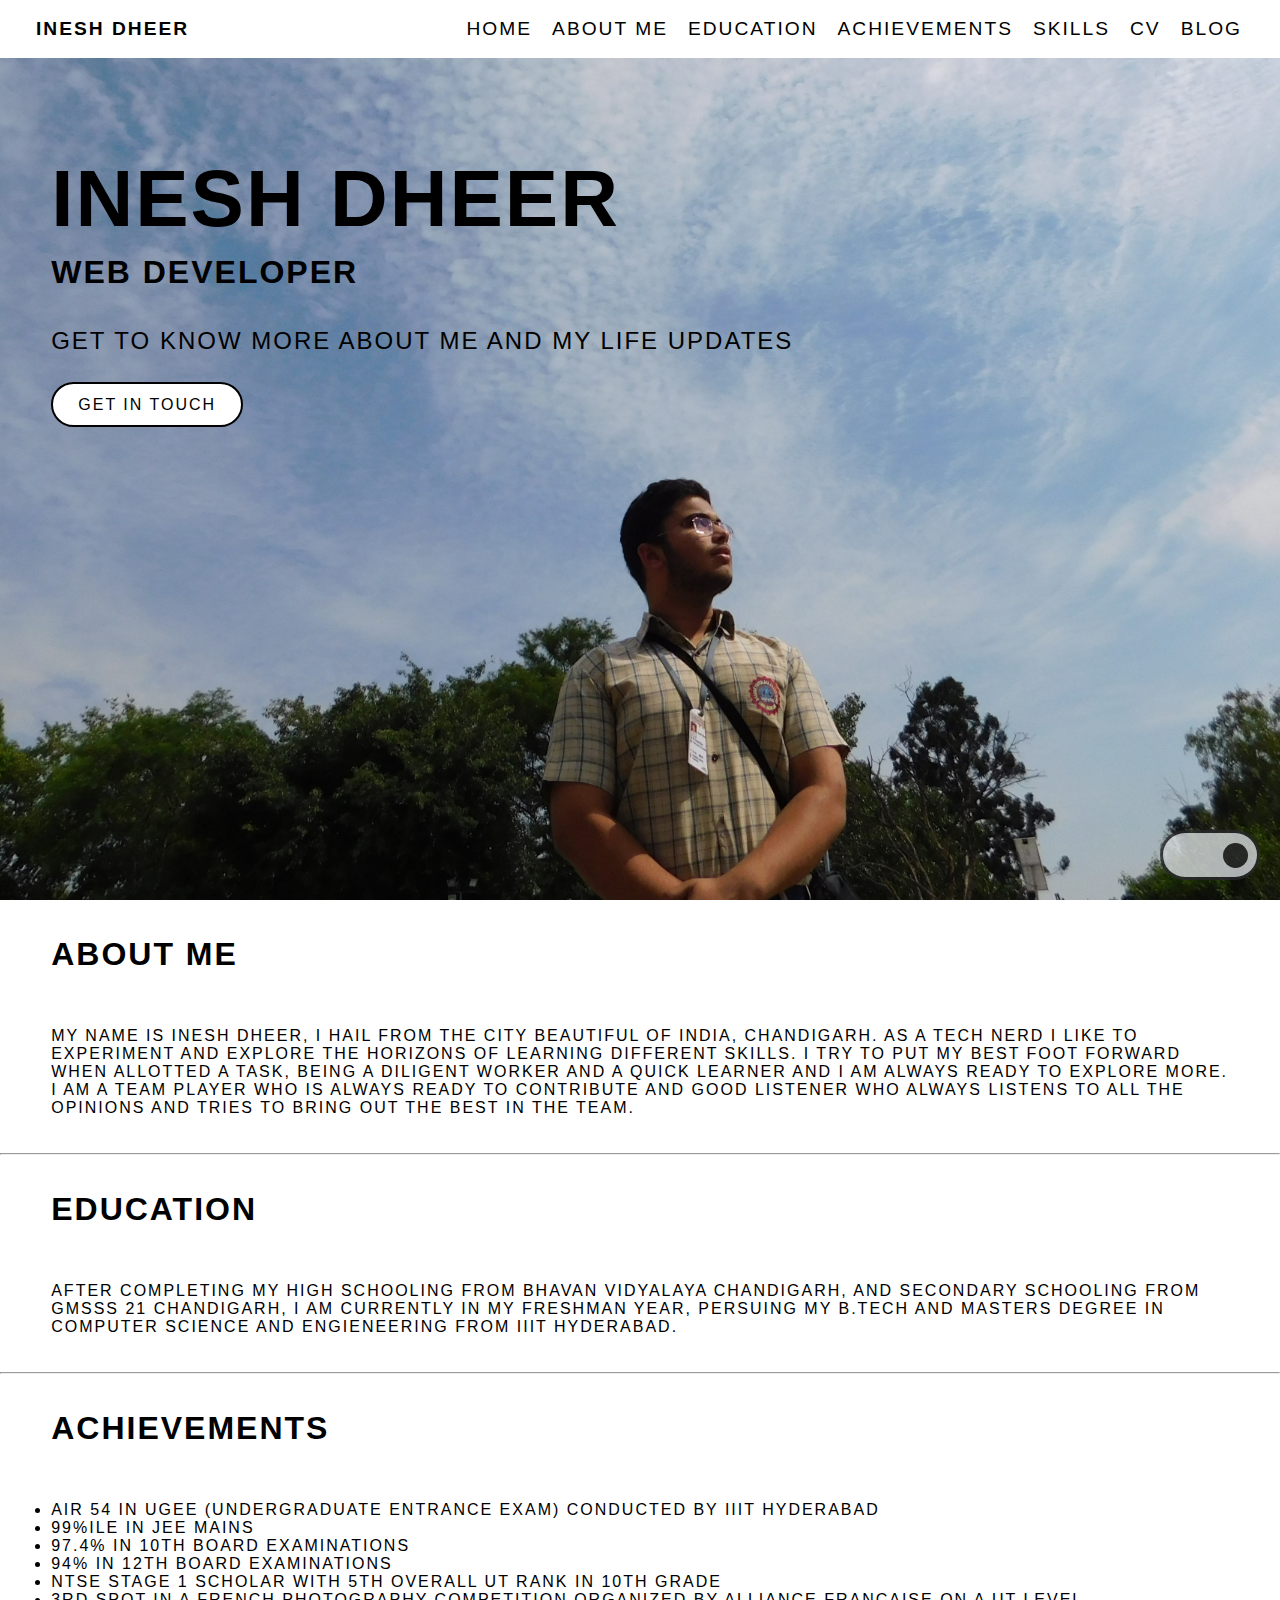
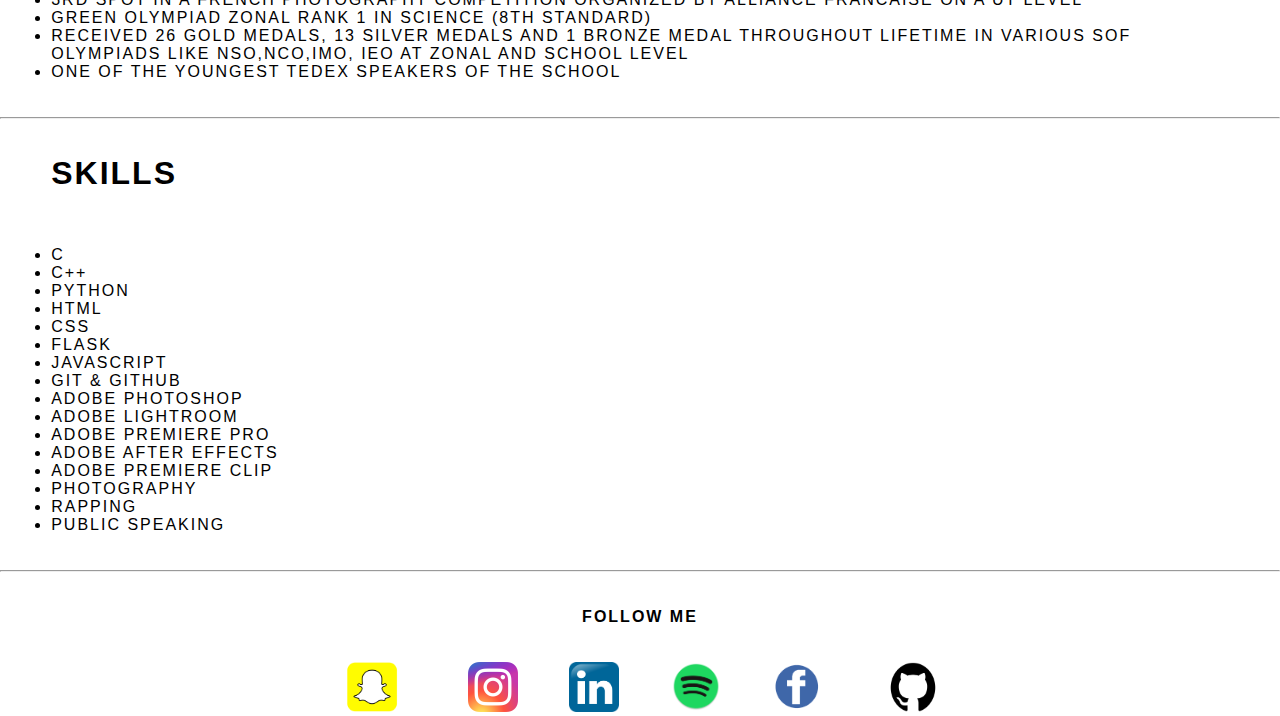
<file: index.html>
<!DOCTYPE html>
<html lang="en">
<head>
    <meta charset="UTF-8">
    <meta name="viewport" content="width=device-width, initial-scale=1.0">
    <title>Inesh Dheer - Home</title>
    <link id="themeStylesheet" rel="stylesheet" href="stylelight.css"> 
</head>
<body>
    
    <div class="nav">
        <div class="logo">
            <h4>Inesh Dheer</h4>
        </div>
        <ul class="nav-links">
            <li><a href="#home">Home</a></li>
            <li><a href="#about-me">About Me</a></li>
            <li><a href="#education">Education</a></li>
            <li><a href="#achievements">Achievements</a></li>
            <li><a href="#skills">Skills</a></li>
            <li><a href="CV.pdf">CV</a></li>
            <li><a href="blogpage.html">Blog</a></li>

        </ul>
    </div>

    <div class="bgimage" id="home">
    <div class="intro">

        <h1 class="name">Inesh Dheer</h1>
        <h1 class="profession">Web Developer</h1>
        <p class="p1">Get to know more about me and my life updates </p>
        <button class="GetInTouch">Get In Touch</button>

    </div>  
    </div>

    <div class="AboutMe" id="about-me">
        <h1 class="heading">About Me</h1>
        <p class="p2">My Name is Inesh Dheer, I hail from the city beautiful of India, Chandigarh. As a tech nerd I like to experiment and explore the horizons of learning different skills. I try to put my best foot forward when allotted a task, being a diligent worker and a quick learner and I am always ready to explore more. I am a team player who is always ready to contribute and good listener who always listens to all the opinions and tries to bring out the best in the team.
        </p>
    </div>

    <hr>

    <div class="Education" id="education">
        <h1 class="heading">Education</h1>
        <p class="p3">After completing my high schooling from Bhavan Vidyalaya Chandigarh, and secondary schooling from GMSSS 21 Chandigarh, I am currently in my freshman year, persuing my B.Tech and Masters degree in Computer Science and Engieneering from IIIT Hyderabad.
        </p>
    </div>

    <hr>
    
    <div class="Achievements" id="achievements">
        <h1 class="heading">Achievements</h1>
            <ul>
                <li>AIR 54 in UGEE (Undergraduate Entrance Exam) conducted by IIIT Hyderabad</li>
                <li>99%ile in JEE mains</li>
                <li>97.4% in 10th board examinations</li>
                <li>94% in 12th board examinations</li>
                <li>NTSE Stage 1 scholar with 5th overall UT rank in 10th grade</li>
                <li>3rd spot in a French photography competition organized by Alliance Francaise on a UT level</li>
                <li>Green olympiad zonal rank 1 in science (8th Standard) </li>              
                <li>Received 26 gold medals, 13 silver medals and 1 bronze medal throughout lifetime in various SOF olympiads like NSO,NCO,IMO, IEO at zonal and school level</li>
                <li>One of the youngest TedEx speakers of the school</li>
            </ul>
    </div>

    <hr>

    <div class="Achievements Skills" id="skills">
        <h1 class="heading">Skills</h1>
        <ul>
            <li>C</li>
            <li>C++</li>
            <li>Python</li>
            <li>HTML</li>
            <li>CSS</li>
            <li>Flask</li>
            <li>JavaScript</li>
            <li>Git & GitHub</li>
            <li>Adobe Photoshop</li>
            <li>Adobe Lightroom</li>
            <li>Adobe Premiere Pro</li>
            <li>Adobe After Effects</li>
            <li>Adobe Premiere CLip</li>
            <li>Photography</li>
            <li>Rapping</li>
            <li>Public Speaking</li>
        </ul>
    </div>

    <hr>

    <div class="SocialMedia" id="social-media">
        <h4 class="End">FOLLOW ME</h4>
    </div>
    
    <div class="Logo">
    <ul class="Logos">

        <li><a href="https://www.snapchat.com/add/ineshdheer?share_id=VkDQf8wDbvk&locale=en-IN"><img src="snapchat.png" alt="Snapchat" class="snapchat"></a></li>
        <li><a href="https://www.instagram.com/inesh_dheer/"><img src="instagram.png" alt="Instagram" class="insta"></a></li>
        <li><a href="www.linkedin.com/in/inesh-dheer-42a6112b2"><img src="linkedin.png" alt="Linkedin" class="linkedin"></a></li>
        <li><a href="https://open.spotify.com/user/nu0undpmk4vj6rme5ac3mlbft?si=lNn2NKRyQwOCn2bLcsjJsQ"><img src="spotify.png" alt="Spotify" class="spotify"></a></li>
        <li><a href="https://www.facebook.com/profile.php?id=100095503740142&sfnsn=wiwspwa&mibextid=RUbZ1f"><img src="facebook.png" alt="Facebook" class="facebook"></a></li>
        <li><a href="https://github.com/iDheer"><img src="github.png" alt="Github" class="github"></a></li>    
    </ul>
    </div>

    <div class="toggle-switch" id="buttonfix">
        <label class="switch-label">
          <input type="checkbox" class="checkbox" checked>
          <span class="slider"></span>
        </label>
    </div>
    
    <script src="script.js"></script>
</body>
</html>
</file>
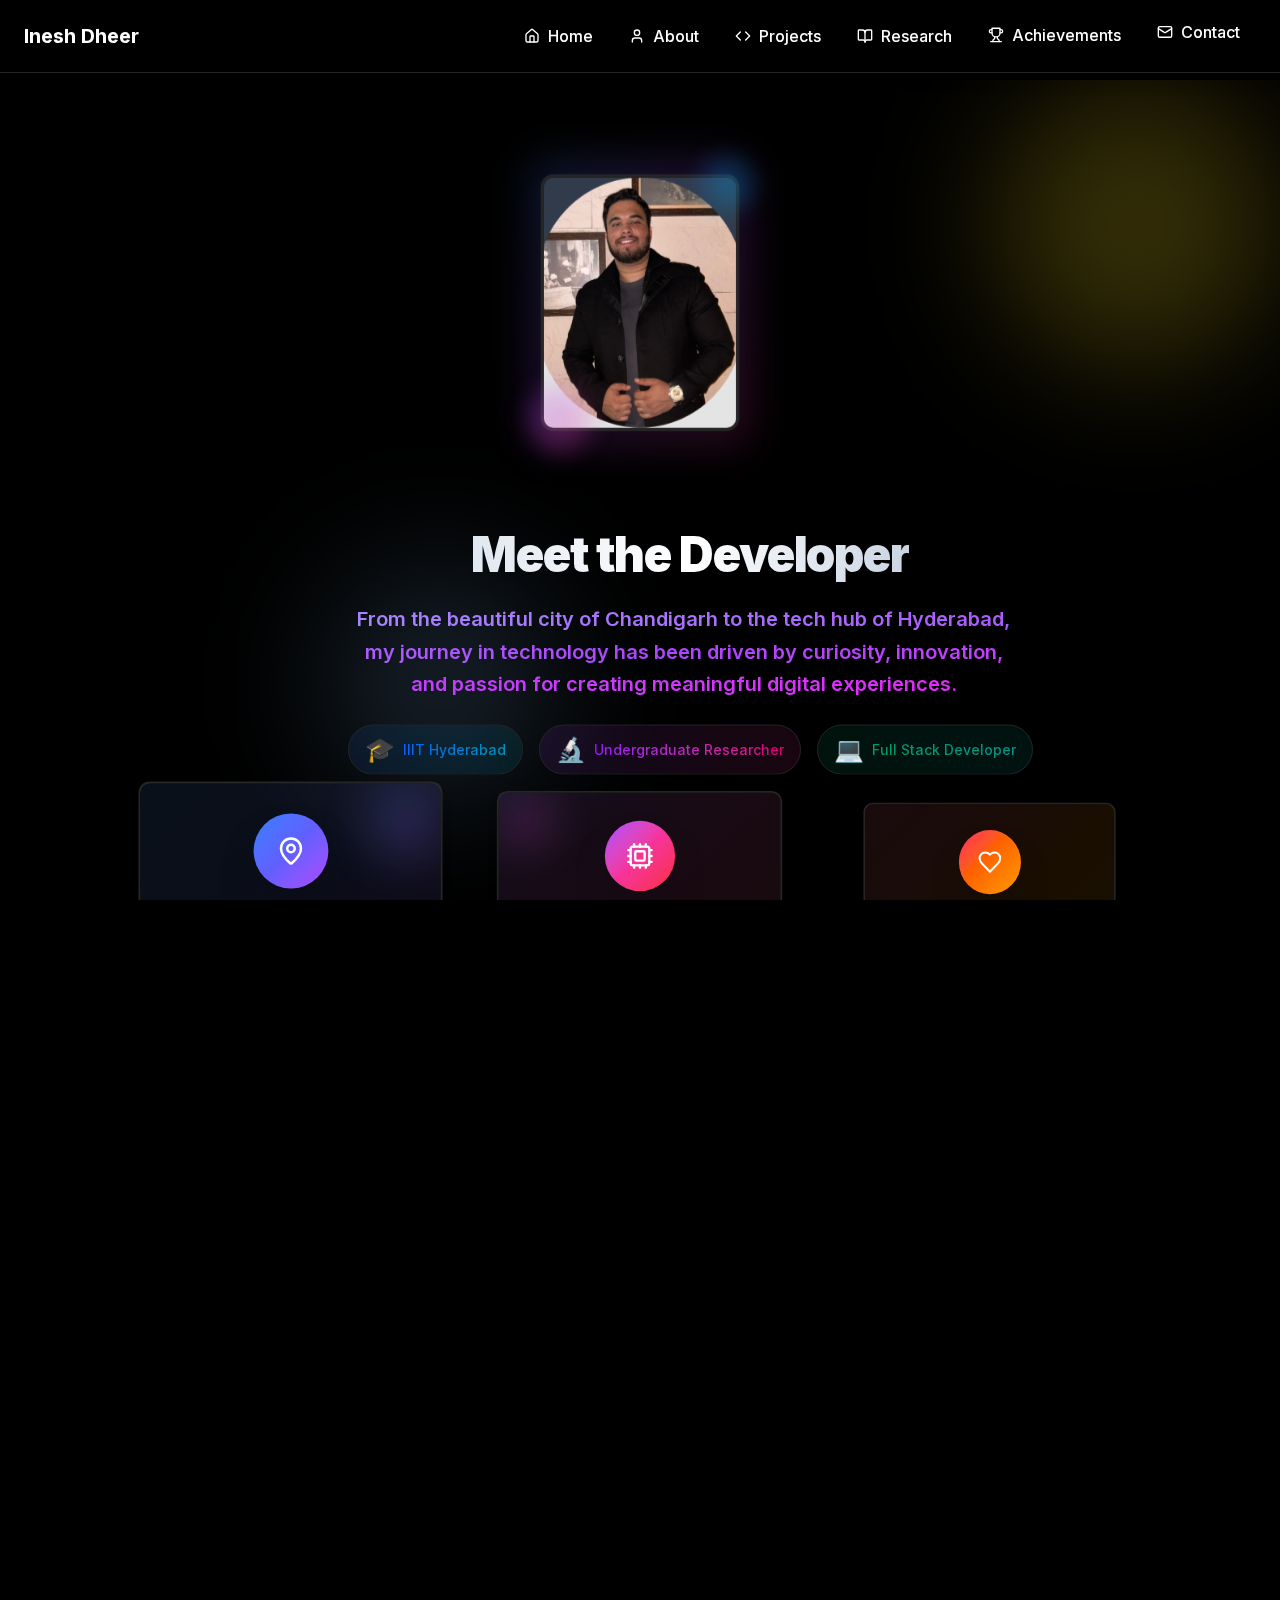
<file: about.html>
<!DOCTYPE html><html lang="en"><head><meta charSet="utf-8"/><meta name="viewport" content="width=device-width, initial-scale=1"/><link rel="stylesheet" href="/_next/static/css/931b179cff3131dc.css" data-precedence="next"/><link rel="stylesheet" href="/_next/static/css/8330e55bf45df3d4.css" data-precedence="next"/><link rel="preload" as="script" fetchPriority="low" href="/_next/static/chunks/webpack-446db79cee647b6c.js"/><script src="/_next/static/chunks/4bd1b696-299743f5624cdabe.js" async=""></script><script src="/_next/static/chunks/684-7c3486a11e4142e4.js" async=""></script><script src="/_next/static/chunks/main-app-3e962d084b1832a2.js" async=""></script><script src="/_next/static/chunks/368-e39be60b008276a9.js" async=""></script><script src="/_next/static/chunks/app/layout-e94d5c844fc1737a.js" async=""></script><script src="/_next/static/chunks/158-f1b0951479aa3869.js" async=""></script><script src="/_next/static/chunks/53-5e4955ecdf467b37.js" async=""></script><script src="/_next/static/chunks/app/about/page-ddf245e59171e019.js" async=""></script><script src="/_next/static/chunks/polyfills-42372ed130431b0a.js" noModule=""></script></head><body class="__className_e8ce0c transition-all duration-300 ease-in-out bg-background text-foreground"><script src="/_next/static/chunks/webpack-446db79cee647b6c.js" async=""></script><script>(self.__next_f=self.__next_f||[]).push([0])</script><script>self.__next_f.push([1,"1:\"$Sreact.fragment\"\n2:I[7740,[\"368\",\"static/chunks/368-e39be60b008276a9.js\",\"177\",\"static/chunks/app/layout-e94d5c844fc1737a.js\"],\"ThemeProvider\"]\n3:I[263,[\"368\",\"static/chunks/368-e39be60b008276a9.js\",\"177\",\"static/chunks/app/layout-e94d5c844fc1737a.js\"],\"RouteTransitionProvider\"]\n4:I[7555,[],\"\"]\n5:I[1295,[],\"\"]\n6:I[894,[],\"ClientPageRoot\"]\n7:I[8025,[\"368\",\"static/chunks/368-e39be60b008276a9.js\",\"158\",\"static/chunks/158-f1b0951479aa3869.js\",\"53\",\"static/chunks/53-5e4955ecdf467b37.js\",\"220\",\"static/chunks/app/about/page-ddf245e59171e019.js\"],\"default\"]\na:I[9665,[],\"MetadataBoundary\"]\nc:I[9665,[],\"OutletBoundary\"]\nf:I[4911,[],\"AsyncMetadataOutlet\"]\n11:I[9665,[],\"ViewportBoundary\"]\n13:I[6614,[],\"\"]\n:HL[\"/_next/static/css/931b179cff3131dc.css\",\"style\"]\n:HL[\"/_next/static/css/8330e55bf45df3d4.css\",\"style\"]\n"])</script><script>self.__next_f.push([1,"0:{\"P\":null,\"b\":\"YYhR0rmFboJ1TEQ5kcdZK\",\"p\":\"\",\"c\":[\"\",\"about\"],\"i\":false,\"f\":[[[\"\",{\"children\":[\"about\",{\"children\":[\"__PAGE__\",{}]}]},\"$undefined\",\"$undefined\",true],[\"\",[\"$\",\"$1\",\"c\",{\"children\":[[[\"$\",\"link\",\"0\",{\"rel\":\"stylesheet\",\"href\":\"/_next/static/css/931b179cff3131dc.css\",\"precedence\":\"next\",\"crossOrigin\":\"$undefined\",\"nonce\":\"$undefined\"}],[\"$\",\"link\",\"1\",{\"rel\":\"stylesheet\",\"href\":\"/_next/static/css/8330e55bf45df3d4.css\",\"precedence\":\"next\",\"crossOrigin\":\"$undefined\",\"nonce\":\"$undefined\"}]],[\"$\",\"html\",null,{\"lang\":\"en\",\"suppressHydrationWarning\":true,\"children\":[\"$\",\"body\",null,{\"className\":\"__className_e8ce0c transition-all duration-300 ease-in-out bg-background text-foreground\",\"children\":[\"$\",\"$L2\",null,{\"children\":[\"$\",\"$L3\",null,{\"children\":[\"$\",\"$L4\",null,{\"parallelRouterKey\":\"children\",\"error\":\"$undefined\",\"errorStyles\":\"$undefined\",\"errorScripts\":\"$undefined\",\"template\":[\"$\",\"$L5\",null,{}],\"templateStyles\":\"$undefined\",\"templateScripts\":\"$undefined\",\"notFound\":[[[\"$\",\"title\",null,{\"children\":\"404: This page could not be found.\"}],[\"$\",\"div\",null,{\"style\":{\"fontFamily\":\"system-ui,\\\"Segoe UI\\\",Roboto,Helvetica,Arial,sans-serif,\\\"Apple Color Emoji\\\",\\\"Segoe UI Emoji\\\"\",\"height\":\"100vh\",\"textAlign\":\"center\",\"display\":\"flex\",\"flexDirection\":\"column\",\"alignItems\":\"center\",\"justifyContent\":\"center\"},\"children\":[\"$\",\"div\",null,{\"children\":[[\"$\",\"style\",null,{\"dangerouslySetInnerHTML\":{\"__html\":\"body{color:#000;background:#fff;margin:0}.next-error-h1{border-right:1px solid rgba(0,0,0,.3)}@media (prefers-color-scheme:dark){body{color:#fff;background:#000}.next-error-h1{border-right:1px solid rgba(255,255,255,.3)}}\"}}],[\"$\",\"h1\",null,{\"className\":\"next-error-h1\",\"style\":{\"display\":\"inline-block\",\"margin\":\"0 20px 0 0\",\"padding\":\"0 23px 0 0\",\"fontSize\":24,\"fontWeight\":500,\"verticalAlign\":\"top\",\"lineHeight\":\"49px\"},\"children\":404}],[\"$\",\"div\",null,{\"style\":{\"display\":\"inline-block\"},\"children\":[\"$\",\"h2\",null,{\"style\":{\"fontSize\":14,\"fontWeight\":400,\"lineHeight\":\"49px\",\"margin\":0},\"children\":\"This page could not be found.\"}]}]]}]}]],[]],\"forbidden\":\"$undefined\",\"unauthorized\":\"$undefined\"}]}]}]}]}]]}],{\"children\":[\"about\",[\"$\",\"$1\",\"c\",{\"children\":[null,[\"$\",\"$L4\",null,{\"parallelRouterKey\":\"children\",\"error\":\"$undefined\",\"errorStyles\":\"$undefined\",\"errorScripts\":\"$undefined\",\"template\":[\"$\",\"$L5\",null,{}],\"templateStyles\":\"$undefined\",\"templateScripts\":\"$undefined\",\"notFound\":\"$undefined\",\"forbidden\":\"$undefined\",\"unauthorized\":\"$undefined\"}]]}],{\"children\":[\"__PAGE__\",[\"$\",\"$1\",\"c\",{\"children\":[[\"$\",\"$L6\",null,{\"Component\":\"$7\",\"searchParams\":{},\"params\":{},\"promises\":[\"$@8\",\"$@9\"]}],[\"$\",\"$La\",null,{\"children\":\"$Lb\"}],null,[\"$\",\"$Lc\",null,{\"children\":[\"$Ld\",\"$Le\",[\"$\",\"$Lf\",null,{\"promise\":\"$@10\"}]]}]]}],{},null,false]},null,false]},null,false],[\"$\",\"$1\",\"h\",{\"children\":[null,[\"$\",\"$1\",\"3TtTGYLNhRyJU4qT9f4l1\",{\"children\":[[\"$\",\"$L11\",null,{\"children\":\"$L12\"}],null]}],null]}],false]],\"m\":\"$undefined\",\"G\":[\"$13\",\"$undefined\"],\"s\":false,\"S\":true}\n"])</script><script>self.__next_f.push([1,"14:\"$Sreact.suspense\"\n15:I[4911,[],\"AsyncMetadata\"]\n8:{}\n9:{}\nb:[\"$\",\"$14\",null,{\"fallback\":null,\"children\":[\"$\",\"$L15\",null,{\"promise\":\"$@16\"}]}]\n"])</script><script>self.__next_f.push([1,"e:null\n"])</script><script>self.__next_f.push([1,"12:[[\"$\",\"meta\",\"0\",{\"charSet\":\"utf-8\"}],[\"$\",\"meta\",\"1\",{\"name\":\"viewport\",\"content\":\"width=device-width, initial-scale=1\"}]]\nd:null\n"])</script><script>self.__next_f.push([1,"16:{\"metadata\":[[\"$\",\"title\",\"0\",{\"children\":\"Inesh Dheer - Computer Science Research Student | IoT \u0026 Embedded Systems\"}],[\"$\",\"meta\",\"1\",{\"name\":\"description\",\"content\":\"B.Tech + M.S. CSE Research Student at IIIT Hyderabad specializing in IoT systems, embedded programming, and environmental monitoring. iREL (Information Retrieval and Extraction Lab) researcher from Chandigarh, India.\"}],[\"$\",\"link\",\"2\",{\"rel\":\"icon\",\"href\":\"/favicon.ico\",\"type\":\"image/x-icon\",\"sizes\":\"16x16\"}]],\"error\":null,\"digest\":\"$undefined\"}\n10:{\"metadata\":\"$16:metadata\",\"error\":null,\"digest\":\"$undefined\"}\n"])</script></body></html>
</file>
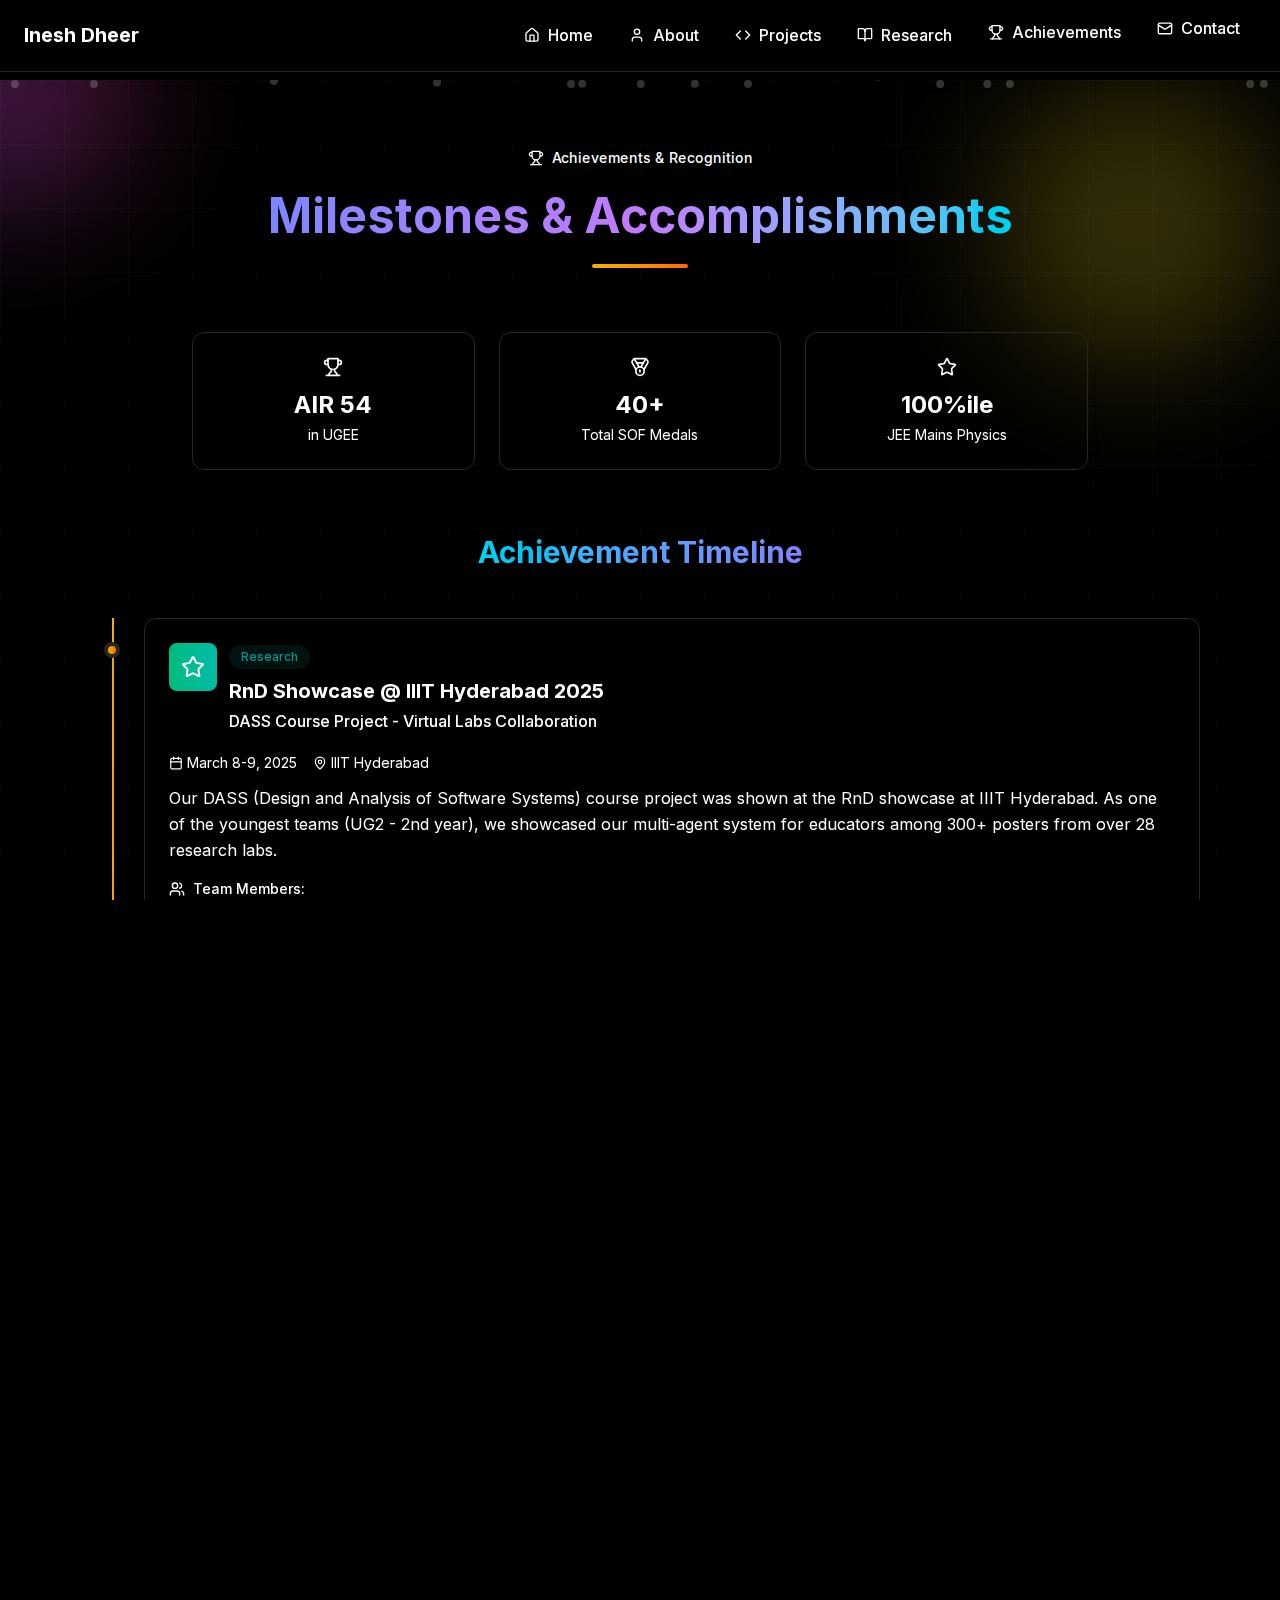
<file: achievements.html>
<!DOCTYPE html><html lang="en"><head><meta charSet="utf-8"/><meta name="viewport" content="width=device-width, initial-scale=1"/><link rel="stylesheet" href="/_next/static/css/931b179cff3131dc.css" data-precedence="next"/><link rel="stylesheet" href="/_next/static/css/8330e55bf45df3d4.css" data-precedence="next"/><link rel="preload" as="script" fetchPriority="low" href="/_next/static/chunks/webpack-446db79cee647b6c.js"/><script src="/_next/static/chunks/4bd1b696-299743f5624cdabe.js" async=""></script><script src="/_next/static/chunks/684-7c3486a11e4142e4.js" async=""></script><script src="/_next/static/chunks/main-app-3e962d084b1832a2.js" async=""></script><script src="/_next/static/chunks/368-e39be60b008276a9.js" async=""></script><script src="/_next/static/chunks/app/layout-e94d5c844fc1737a.js" async=""></script><script src="/_next/static/chunks/158-f1b0951479aa3869.js" async=""></script><script src="/_next/static/chunks/53-5e4955ecdf467b37.js" async=""></script><script src="/_next/static/chunks/app/achievements/page-648c11abf8a8f6b2.js" async=""></script><script src="/_next/static/chunks/polyfills-42372ed130431b0a.js" noModule=""></script></head><body class="__className_e8ce0c transition-all duration-300 ease-in-out bg-background text-foreground"><script src="/_next/static/chunks/webpack-446db79cee647b6c.js" async=""></script><script>(self.__next_f=self.__next_f||[]).push([0])</script><script>self.__next_f.push([1,"1:\"$Sreact.fragment\"\n2:I[7740,[\"368\",\"static/chunks/368-e39be60b008276a9.js\",\"177\",\"static/chunks/app/layout-e94d5c844fc1737a.js\"],\"ThemeProvider\"]\n3:I[263,[\"368\",\"static/chunks/368-e39be60b008276a9.js\",\"177\",\"static/chunks/app/layout-e94d5c844fc1737a.js\"],\"RouteTransitionProvider\"]\n4:I[7555,[],\"\"]\n5:I[1295,[],\"\"]\n6:I[894,[],\"ClientPageRoot\"]\n7:I[6934,[\"368\",\"static/chunks/368-e39be60b008276a9.js\",\"158\",\"static/chunks/158-f1b0951479aa3869.js\",\"53\",\"static/chunks/53-5e4955ecdf467b37.js\",\"471\",\"static/chunks/app/achievements/page-648c11abf8a8f6b2.js\"],\"default\"]\na:I[9665,[],\"MetadataBoundary\"]\nc:I[9665,[],\"OutletBoundary\"]\nf:I[4911,[],\"AsyncMetadataOutlet\"]\n11:I[9665,[],\"ViewportBoundary\"]\n13:I[6614,[],\"\"]\n:HL[\"/_next/static/css/931b179cff3131dc.css\",\"style\"]\n:HL[\"/_next/static/css/8330e55bf45df3d4.css\",\"style\"]\n"])</script><script>self.__next_f.push([1,"0:{\"P\":null,\"b\":\"YYhR0rmFboJ1TEQ5kcdZK\",\"p\":\"\",\"c\":[\"\",\"achievements\"],\"i\":false,\"f\":[[[\"\",{\"children\":[\"achievements\",{\"children\":[\"__PAGE__\",{}]}]},\"$undefined\",\"$undefined\",true],[\"\",[\"$\",\"$1\",\"c\",{\"children\":[[[\"$\",\"link\",\"0\",{\"rel\":\"stylesheet\",\"href\":\"/_next/static/css/931b179cff3131dc.css\",\"precedence\":\"next\",\"crossOrigin\":\"$undefined\",\"nonce\":\"$undefined\"}],[\"$\",\"link\",\"1\",{\"rel\":\"stylesheet\",\"href\":\"/_next/static/css/8330e55bf45df3d4.css\",\"precedence\":\"next\",\"crossOrigin\":\"$undefined\",\"nonce\":\"$undefined\"}]],[\"$\",\"html\",null,{\"lang\":\"en\",\"suppressHydrationWarning\":true,\"children\":[\"$\",\"body\",null,{\"className\":\"__className_e8ce0c transition-all duration-300 ease-in-out bg-background text-foreground\",\"children\":[\"$\",\"$L2\",null,{\"children\":[\"$\",\"$L3\",null,{\"children\":[\"$\",\"$L4\",null,{\"parallelRouterKey\":\"children\",\"error\":\"$undefined\",\"errorStyles\":\"$undefined\",\"errorScripts\":\"$undefined\",\"template\":[\"$\",\"$L5\",null,{}],\"templateStyles\":\"$undefined\",\"templateScripts\":\"$undefined\",\"notFound\":[[[\"$\",\"title\",null,{\"children\":\"404: This page could not be found.\"}],[\"$\",\"div\",null,{\"style\":{\"fontFamily\":\"system-ui,\\\"Segoe UI\\\",Roboto,Helvetica,Arial,sans-serif,\\\"Apple Color Emoji\\\",\\\"Segoe UI Emoji\\\"\",\"height\":\"100vh\",\"textAlign\":\"center\",\"display\":\"flex\",\"flexDirection\":\"column\",\"alignItems\":\"center\",\"justifyContent\":\"center\"},\"children\":[\"$\",\"div\",null,{\"children\":[[\"$\",\"style\",null,{\"dangerouslySetInnerHTML\":{\"__html\":\"body{color:#000;background:#fff;margin:0}.next-error-h1{border-right:1px solid rgba(0,0,0,.3)}@media (prefers-color-scheme:dark){body{color:#fff;background:#000}.next-error-h1{border-right:1px solid rgba(255,255,255,.3)}}\"}}],[\"$\",\"h1\",null,{\"className\":\"next-error-h1\",\"style\":{\"display\":\"inline-block\",\"margin\":\"0 20px 0 0\",\"padding\":\"0 23px 0 0\",\"fontSize\":24,\"fontWeight\":500,\"verticalAlign\":\"top\",\"lineHeight\":\"49px\"},\"children\":404}],[\"$\",\"div\",null,{\"style\":{\"display\":\"inline-block\"},\"children\":[\"$\",\"h2\",null,{\"style\":{\"fontSize\":14,\"fontWeight\":400,\"lineHeight\":\"49px\",\"margin\":0},\"children\":\"This page could not be found.\"}]}]]}]}]],[]],\"forbidden\":\"$undefined\",\"unauthorized\":\"$undefined\"}]}]}]}]}]]}],{\"children\":[\"achievements\",[\"$\",\"$1\",\"c\",{\"children\":[null,[\"$\",\"$L4\",null,{\"parallelRouterKey\":\"children\",\"error\":\"$undefined\",\"errorStyles\":\"$undefined\",\"errorScripts\":\"$undefined\",\"template\":[\"$\",\"$L5\",null,{}],\"templateStyles\":\"$undefined\",\"templateScripts\":\"$undefined\",\"notFound\":\"$undefined\",\"forbidden\":\"$undefined\",\"unauthorized\":\"$undefined\"}]]}],{\"children\":[\"__PAGE__\",[\"$\",\"$1\",\"c\",{\"children\":[[\"$\",\"$L6\",null,{\"Component\":\"$7\",\"searchParams\":{},\"params\":{},\"promises\":[\"$@8\",\"$@9\"]}],[\"$\",\"$La\",null,{\"children\":\"$Lb\"}],null,[\"$\",\"$Lc\",null,{\"children\":[\"$Ld\",\"$Le\",[\"$\",\"$Lf\",null,{\"promise\":\"$@10\"}]]}]]}],{},null,false]},null,false]},null,false],[\"$\",\"$1\",\"h\",{\"children\":[null,[\"$\",\"$1\",\"h9kqy--xRDoR93wnng42C\",{\"children\":[[\"$\",\"$L11\",null,{\"children\":\"$L12\"}],null]}],null]}],false]],\"m\":\"$undefined\",\"G\":[\"$13\",\"$undefined\"],\"s\":false,\"S\":true}\n"])</script><script>self.__next_f.push([1,"14:\"$Sreact.suspense\"\n15:I[4911,[],\"AsyncMetadata\"]\n8:{}\n9:{}\nb:[\"$\",\"$14\",null,{\"fallback\":null,\"children\":[\"$\",\"$L15\",null,{\"promise\":\"$@16\"}]}]\n"])</script><script>self.__next_f.push([1,"e:null\n"])</script><script>self.__next_f.push([1,"12:[[\"$\",\"meta\",\"0\",{\"charSet\":\"utf-8\"}],[\"$\",\"meta\",\"1\",{\"name\":\"viewport\",\"content\":\"width=device-width, initial-scale=1\"}]]\nd:null\n"])</script><script>self.__next_f.push([1,"16:{\"metadata\":[[\"$\",\"title\",\"0\",{\"children\":\"Inesh Dheer - Computer Science Research Student | IoT \u0026 Embedded Systems\"}],[\"$\",\"meta\",\"1\",{\"name\":\"description\",\"content\":\"B.Tech + M.S. CSE Research Student at IIIT Hyderabad specializing in IoT systems, embedded programming, and environmental monitoring. iREL (Information Retrieval and Extraction Lab) researcher from Chandigarh, India.\"}],[\"$\",\"link\",\"2\",{\"rel\":\"icon\",\"href\":\"/favicon.ico\",\"type\":\"image/x-icon\",\"sizes\":\"16x16\"}]],\"error\":null,\"digest\":\"$undefined\"}\n10:{\"metadata\":\"$16:metadata\",\"error\":null,\"digest\":\"$undefined\"}\n"])</script></body></html>
</file>
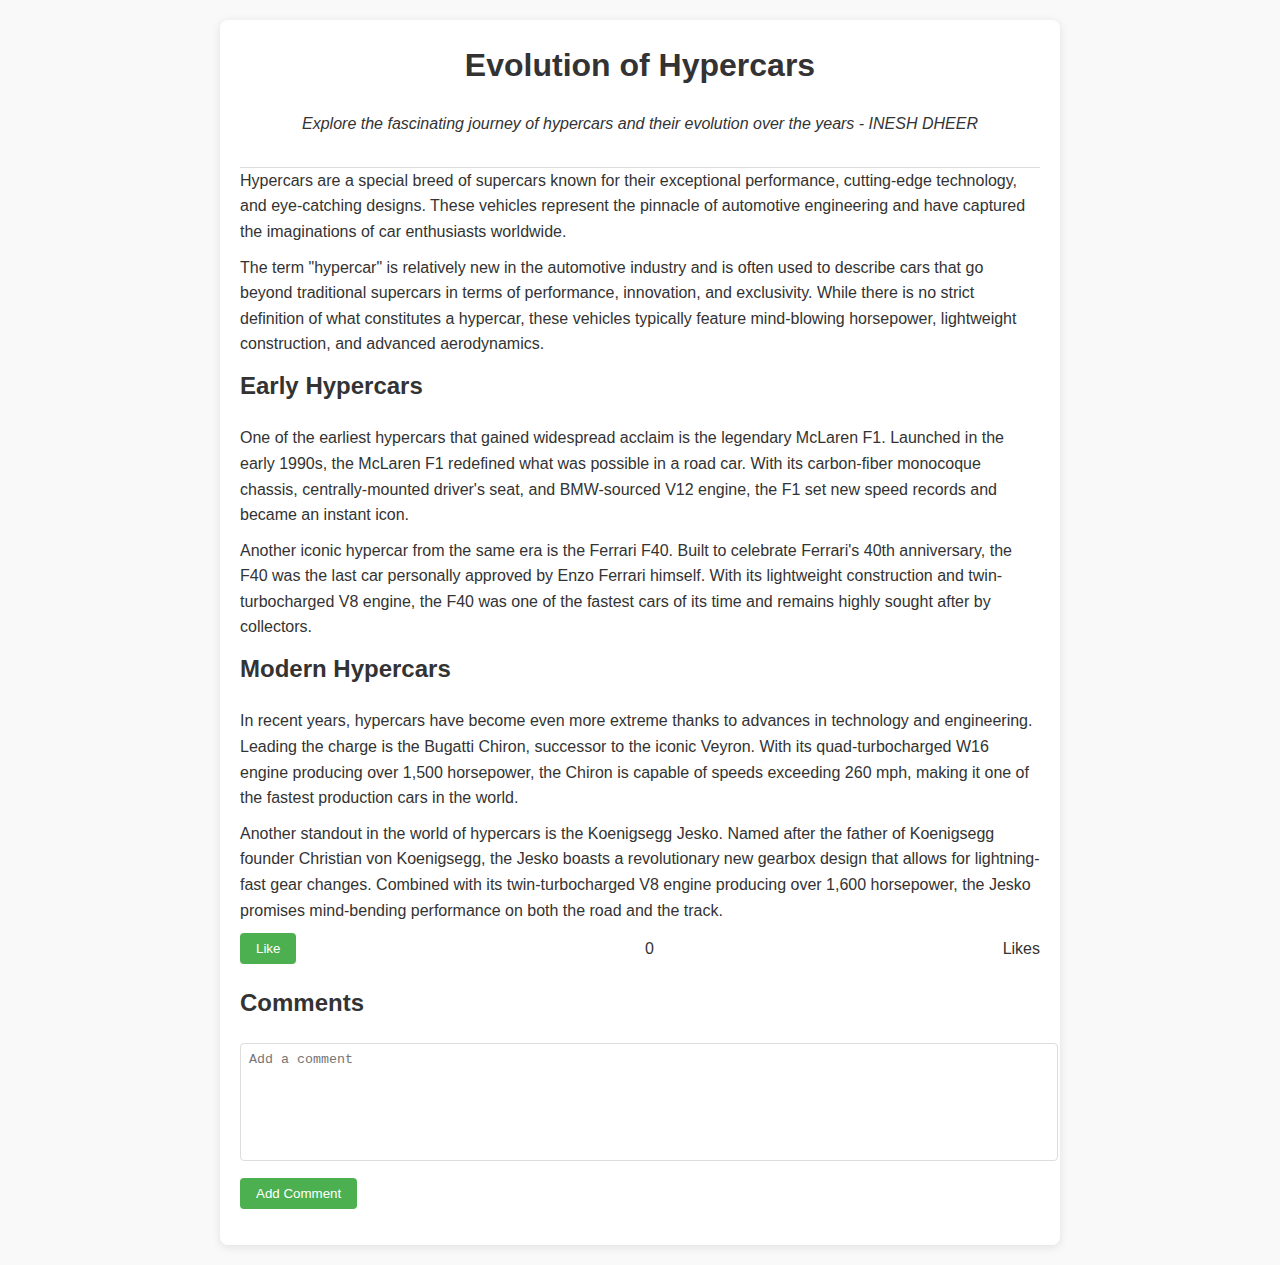
<file: blog2.html>
<!DOCTYPE html>
<html lang="en">

<head>
    <meta charset="UTF-8">
    <meta name="viewport" content="width=device-width, initial-scale=1.0">
    <title>Blog - Evolution of Hypercars</title>
    <link rel="stylesheet" href="blog2.css">
</head>

<body>

    <div class="container">
        <header>
            <h1>Evolution of Hypercars</h1>
            <p><i>Explore the fascinating journey of hypercars and their evolution over the years - INESH DHEER</i></p>
        </header>

        <p>Hypercars are a special breed of supercars known for their exceptional performance, cutting-edge technology,
            and eye-catching designs. These vehicles represent the pinnacle of automotive engineering and have captured
            the imaginations of car enthusiasts worldwide.</p>

        <p>The term "hypercar" is relatively new in the automotive industry and is often used to describe cars that go
            beyond traditional supercars in terms of performance, innovation, and exclusivity. While there is no strict
            definition of what constitutes a hypercar, these vehicles typically feature mind-blowing horsepower,
            lightweight construction, and advanced aerodynamics.</p>

        <h2>Early Hypercars</h2>

        <p>One of the earliest hypercars that gained widespread acclaim is the legendary McLaren F1. Launched in the
            early 1990s, the McLaren F1 redefined what was possible in a road car. With its carbon-fiber monocoque
            chassis, centrally-mounted driver's seat, and BMW-sourced V12 engine, the F1 set new speed records and
            became an instant icon.</p>

        <p>Another iconic hypercar from the same era is the Ferrari F40. Built to celebrate Ferrari's 40th anniversary,
            the F40 was the last car personally approved by Enzo Ferrari himself. With its lightweight construction and
            twin-turbocharged V8 engine, the F40 was one of the fastest cars of its time and remains highly sought after
            by collectors.</p>

        <h2>Modern Hypercars</h2>

        <p>In recent years, hypercars have become even more extreme thanks to advances in technology and engineering.
            Leading the charge is the Bugatti Chiron, successor to the iconic Veyron. With its quad-turbocharged W16
            engine producing over 1,500 horsepower, the Chiron is capable of speeds exceeding 260 mph, making it one of
            the fastest production cars in the world.</p>

        <p>Another standout in the world of hypercars is the Koenigsegg Jesko. Named after the father of Koenigsegg
            founder Christian von Koenigsegg, the Jesko boasts a revolutionary new gearbox design that allows for
            lightning-fast gear changes. Combined with its twin-turbocharged V8 engine producing over 1,600 horsepower,
            the Jesko promises mind-bending performance on both the road and the track.</p>

        <div class="like-comment-section">
            <button id="like-button">Like</button>
            <span id="like-count">0</span> Likes
        </div>

        <div class="comments-section">
            <h2>Comments</h2>
            <textarea id="comment-input" placeholder="Add a comment"></textarea>
            <button onclick="addComment()">Add Comment</button>
            <ul id="comment-list"></ul>
        </div>
    </div>

    <script src="blog2.js"></script>

</body>

</html>
</file>
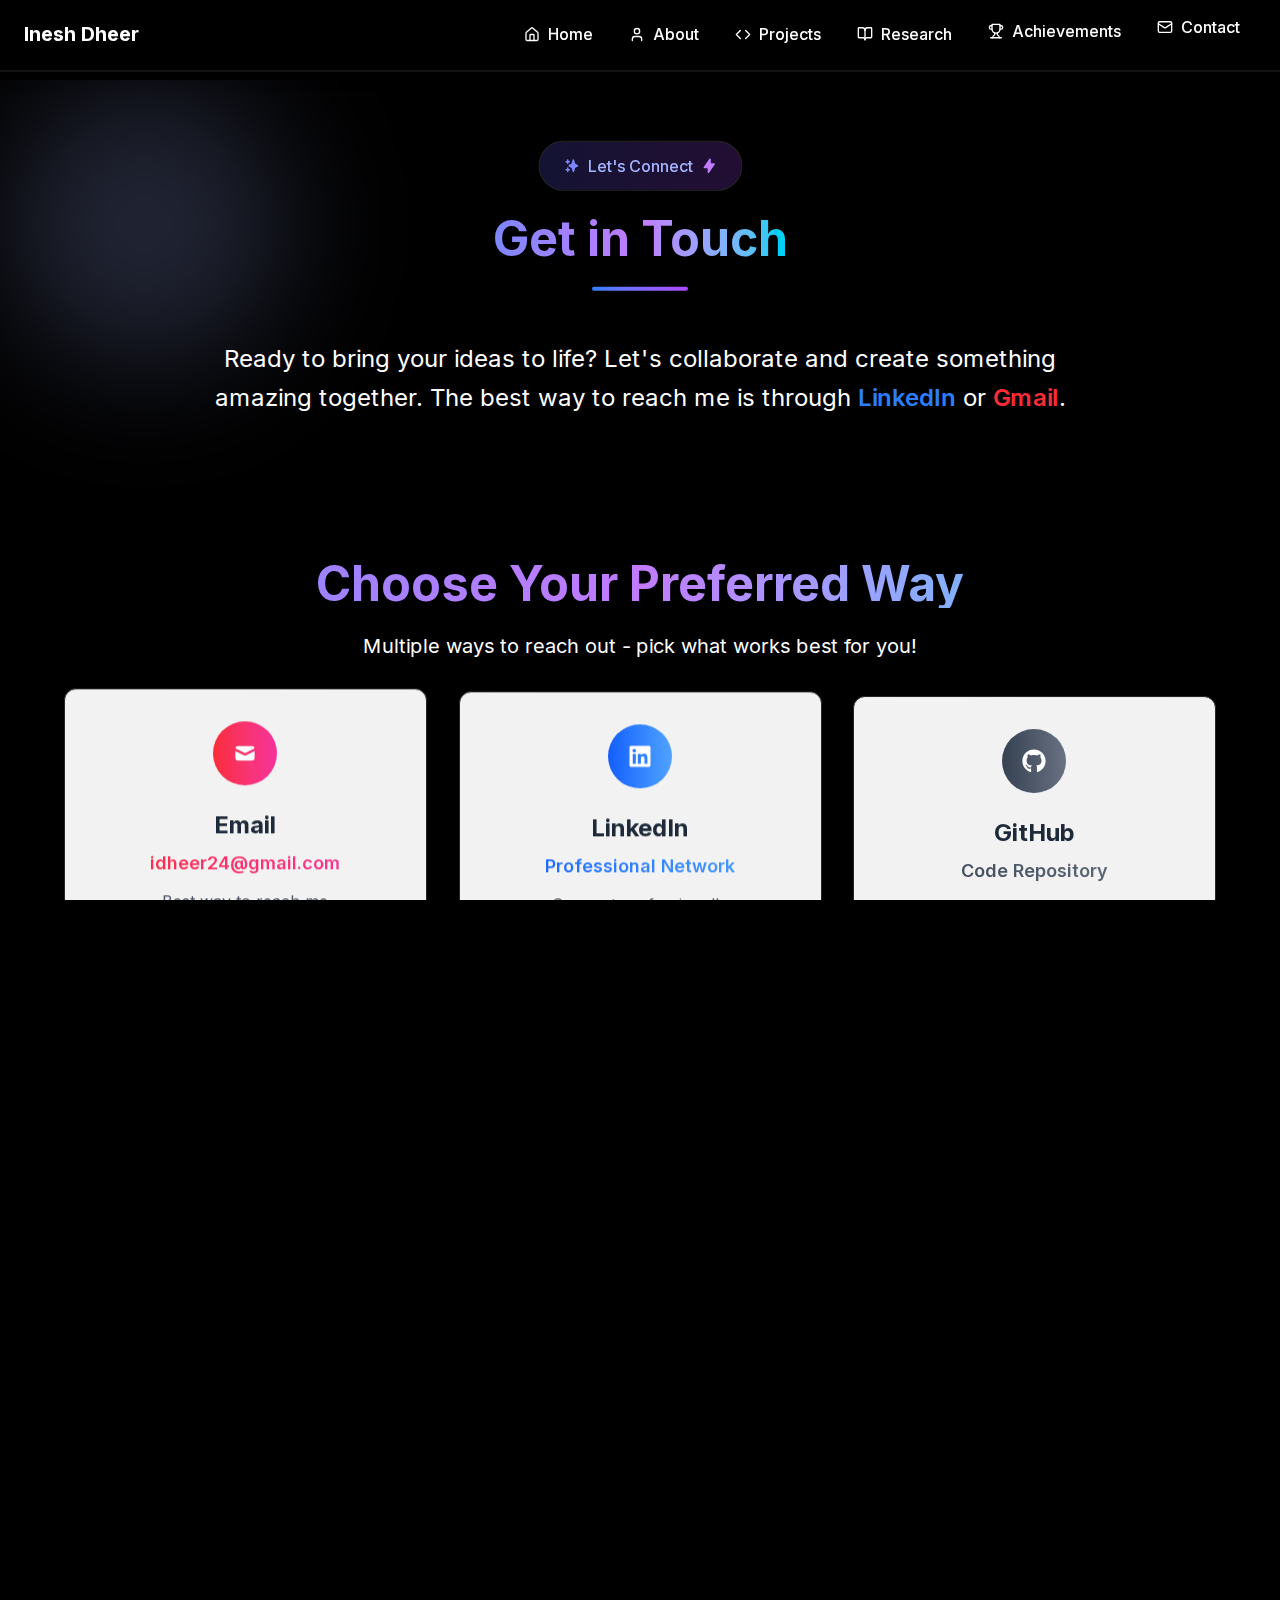
<file: contact.html>
<!DOCTYPE html><html lang="en"><head><meta charSet="utf-8"/><meta name="viewport" content="width=device-width, initial-scale=1"/><link rel="stylesheet" href="/_next/static/css/931b179cff3131dc.css" data-precedence="next"/><link rel="stylesheet" href="/_next/static/css/8330e55bf45df3d4.css" data-precedence="next"/><link rel="preload" as="script" fetchPriority="low" href="/_next/static/chunks/webpack-446db79cee647b6c.js"/><script src="/_next/static/chunks/4bd1b696-299743f5624cdabe.js" async=""></script><script src="/_next/static/chunks/684-7c3486a11e4142e4.js" async=""></script><script src="/_next/static/chunks/main-app-3e962d084b1832a2.js" async=""></script><script src="/_next/static/chunks/368-e39be60b008276a9.js" async=""></script><script src="/_next/static/chunks/app/layout-e94d5c844fc1737a.js" async=""></script><script src="/_next/static/chunks/8e1d74a4-cc96dfa60aca6070.js" async=""></script><script src="/_next/static/chunks/66ec4792-a6fb5c9d8ec36397.js" async=""></script><script src="/_next/static/chunks/158-f1b0951479aa3869.js" async=""></script><script src="/_next/static/chunks/969-5e8df4160c8c4f75.js" async=""></script><script src="/_next/static/chunks/53-5e4955ecdf467b37.js" async=""></script><script src="/_next/static/chunks/app/contact/page-ed90925a25722da4.js" async=""></script><script src="/_next/static/chunks/polyfills-42372ed130431b0a.js" noModule=""></script></head><body class="__className_e8ce0c transition-all duration-300 ease-in-out bg-background text-foreground"><script src="/_next/static/chunks/webpack-446db79cee647b6c.js" async=""></script><script>(self.__next_f=self.__next_f||[]).push([0])</script><script>self.__next_f.push([1,"1:\"$Sreact.fragment\"\n2:I[7740,[\"368\",\"static/chunks/368-e39be60b008276a9.js\",\"177\",\"static/chunks/app/layout-e94d5c844fc1737a.js\"],\"ThemeProvider\"]\n3:I[263,[\"368\",\"static/chunks/368-e39be60b008276a9.js\",\"177\",\"static/chunks/app/layout-e94d5c844fc1737a.js\"],\"RouteTransitionProvider\"]\n4:I[7555,[],\"\"]\n5:I[1295,[],\"\"]\n6:I[894,[],\"ClientPageRoot\"]\n7:I[5269,[\"711\",\"static/chunks/8e1d74a4-cc96dfa60aca6070.js\",\"777\",\"static/chunks/66ec4792-a6fb5c9d8ec36397.js\",\"368\",\"static/chunks/368-e39be60b008276a9.js\",\"158\",\"static/chunks/158-f1b0951479aa3869.js\",\"969\",\"static/chunks/969-5e8df4160c8c4f75.js\",\"53\",\"static/chunks/53-5e4955ecdf467b37.js\",\"977\",\"static/chunks/app/contact/page-ed90925a25722da4.js\"],\"default\"]\na:I[9665,[],\"MetadataBoundary\"]\nc:I[9665,[],\"OutletBoundary\"]\nf:I[4911,[],\"AsyncMetadataOutlet\"]\n11:I[9665,[],\"ViewportBoundary\"]\n13:I[6614,[],\"\"]\n:HL[\"/_next/static/css/931b179cff3131dc.css\",\"style\"]\n:HL[\"/_next/static/css/8330e55bf45df3d4.css\",\"style\"]\n"])</script><script>self.__next_f.push([1,"0:{\"P\":null,\"b\":\"YYhR0rmFboJ1TEQ5kcdZK\",\"p\":\"\",\"c\":[\"\",\"contact\"],\"i\":false,\"f\":[[[\"\",{\"children\":[\"contact\",{\"children\":[\"__PAGE__\",{}]}]},\"$undefined\",\"$undefined\",true],[\"\",[\"$\",\"$1\",\"c\",{\"children\":[[[\"$\",\"link\",\"0\",{\"rel\":\"stylesheet\",\"href\":\"/_next/static/css/931b179cff3131dc.css\",\"precedence\":\"next\",\"crossOrigin\":\"$undefined\",\"nonce\":\"$undefined\"}],[\"$\",\"link\",\"1\",{\"rel\":\"stylesheet\",\"href\":\"/_next/static/css/8330e55bf45df3d4.css\",\"precedence\":\"next\",\"crossOrigin\":\"$undefined\",\"nonce\":\"$undefined\"}]],[\"$\",\"html\",null,{\"lang\":\"en\",\"suppressHydrationWarning\":true,\"children\":[\"$\",\"body\",null,{\"className\":\"__className_e8ce0c transition-all duration-300 ease-in-out bg-background text-foreground\",\"children\":[\"$\",\"$L2\",null,{\"children\":[\"$\",\"$L3\",null,{\"children\":[\"$\",\"$L4\",null,{\"parallelRouterKey\":\"children\",\"error\":\"$undefined\",\"errorStyles\":\"$undefined\",\"errorScripts\":\"$undefined\",\"template\":[\"$\",\"$L5\",null,{}],\"templateStyles\":\"$undefined\",\"templateScripts\":\"$undefined\",\"notFound\":[[[\"$\",\"title\",null,{\"children\":\"404: This page could not be found.\"}],[\"$\",\"div\",null,{\"style\":{\"fontFamily\":\"system-ui,\\\"Segoe UI\\\",Roboto,Helvetica,Arial,sans-serif,\\\"Apple Color Emoji\\\",\\\"Segoe UI Emoji\\\"\",\"height\":\"100vh\",\"textAlign\":\"center\",\"display\":\"flex\",\"flexDirection\":\"column\",\"alignItems\":\"center\",\"justifyContent\":\"center\"},\"children\":[\"$\",\"div\",null,{\"children\":[[\"$\",\"style\",null,{\"dangerouslySetInnerHTML\":{\"__html\":\"body{color:#000;background:#fff;margin:0}.next-error-h1{border-right:1px solid rgba(0,0,0,.3)}@media (prefers-color-scheme:dark){body{color:#fff;background:#000}.next-error-h1{border-right:1px solid rgba(255,255,255,.3)}}\"}}],[\"$\",\"h1\",null,{\"className\":\"next-error-h1\",\"style\":{\"display\":\"inline-block\",\"margin\":\"0 20px 0 0\",\"padding\":\"0 23px 0 0\",\"fontSize\":24,\"fontWeight\":500,\"verticalAlign\":\"top\",\"lineHeight\":\"49px\"},\"children\":404}],[\"$\",\"div\",null,{\"style\":{\"display\":\"inline-block\"},\"children\":[\"$\",\"h2\",null,{\"style\":{\"fontSize\":14,\"fontWeight\":400,\"lineHeight\":\"49px\",\"margin\":0},\"children\":\"This page could not be found.\"}]}]]}]}]],[]],\"forbidden\":\"$undefined\",\"unauthorized\":\"$undefined\"}]}]}]}]}]]}],{\"children\":[\"contact\",[\"$\",\"$1\",\"c\",{\"children\":[null,[\"$\",\"$L4\",null,{\"parallelRouterKey\":\"children\",\"error\":\"$undefined\",\"errorStyles\":\"$undefined\",\"errorScripts\":\"$undefined\",\"template\":[\"$\",\"$L5\",null,{}],\"templateStyles\":\"$undefined\",\"templateScripts\":\"$undefined\",\"notFound\":\"$undefined\",\"forbidden\":\"$undefined\",\"unauthorized\":\"$undefined\"}]]}],{\"children\":[\"__PAGE__\",[\"$\",\"$1\",\"c\",{\"children\":[[\"$\",\"$L6\",null,{\"Component\":\"$7\",\"searchParams\":{},\"params\":{},\"promises\":[\"$@8\",\"$@9\"]}],[\"$\",\"$La\",null,{\"children\":\"$Lb\"}],null,[\"$\",\"$Lc\",null,{\"children\":[\"$Ld\",\"$Le\",[\"$\",\"$Lf\",null,{\"promise\":\"$@10\"}]]}]]}],{},null,false]},null,false]},null,false],[\"$\",\"$1\",\"h\",{\"children\":[null,[\"$\",\"$1\",\"804TdaGsg6gnGJyhB_6f0\",{\"children\":[[\"$\",\"$L11\",null,{\"children\":\"$L12\"}],null]}],null]}],false]],\"m\":\"$undefined\",\"G\":[\"$13\",\"$undefined\"],\"s\":false,\"S\":true}\n"])</script><script>self.__next_f.push([1,"14:\"$Sreact.suspense\"\n15:I[4911,[],\"AsyncMetadata\"]\n8:{}\n9:{}\nb:[\"$\",\"$14\",null,{\"fallback\":null,\"children\":[\"$\",\"$L15\",null,{\"promise\":\"$@16\"}]}]\n"])</script><script>self.__next_f.push([1,"e:null\n"])</script><script>self.__next_f.push([1,"12:[[\"$\",\"meta\",\"0\",{\"charSet\":\"utf-8\"}],[\"$\",\"meta\",\"1\",{\"name\":\"viewport\",\"content\":\"width=device-width, initial-scale=1\"}]]\nd:null\n"])</script><script>self.__next_f.push([1,"16:{\"metadata\":[[\"$\",\"title\",\"0\",{\"children\":\"Inesh Dheer - Computer Science Research Student | IoT \u0026 Embedded Systems\"}],[\"$\",\"meta\",\"1\",{\"name\":\"description\",\"content\":\"B.Tech + M.S. CSE Research Student at IIIT Hyderabad specializing in IoT systems, embedded programming, and environmental monitoring. iREL (Information Retrieval and Extraction Lab) researcher from Chandigarh, India.\"}],[\"$\",\"link\",\"2\",{\"rel\":\"icon\",\"href\":\"/favicon.ico\",\"type\":\"image/x-icon\",\"sizes\":\"16x16\"}]],\"error\":null,\"digest\":\"$undefined\"}\n10:{\"metadata\":\"$16:metadata\",\"error\":null,\"digest\":\"$undefined\"}\n"])</script></body></html>
</file>
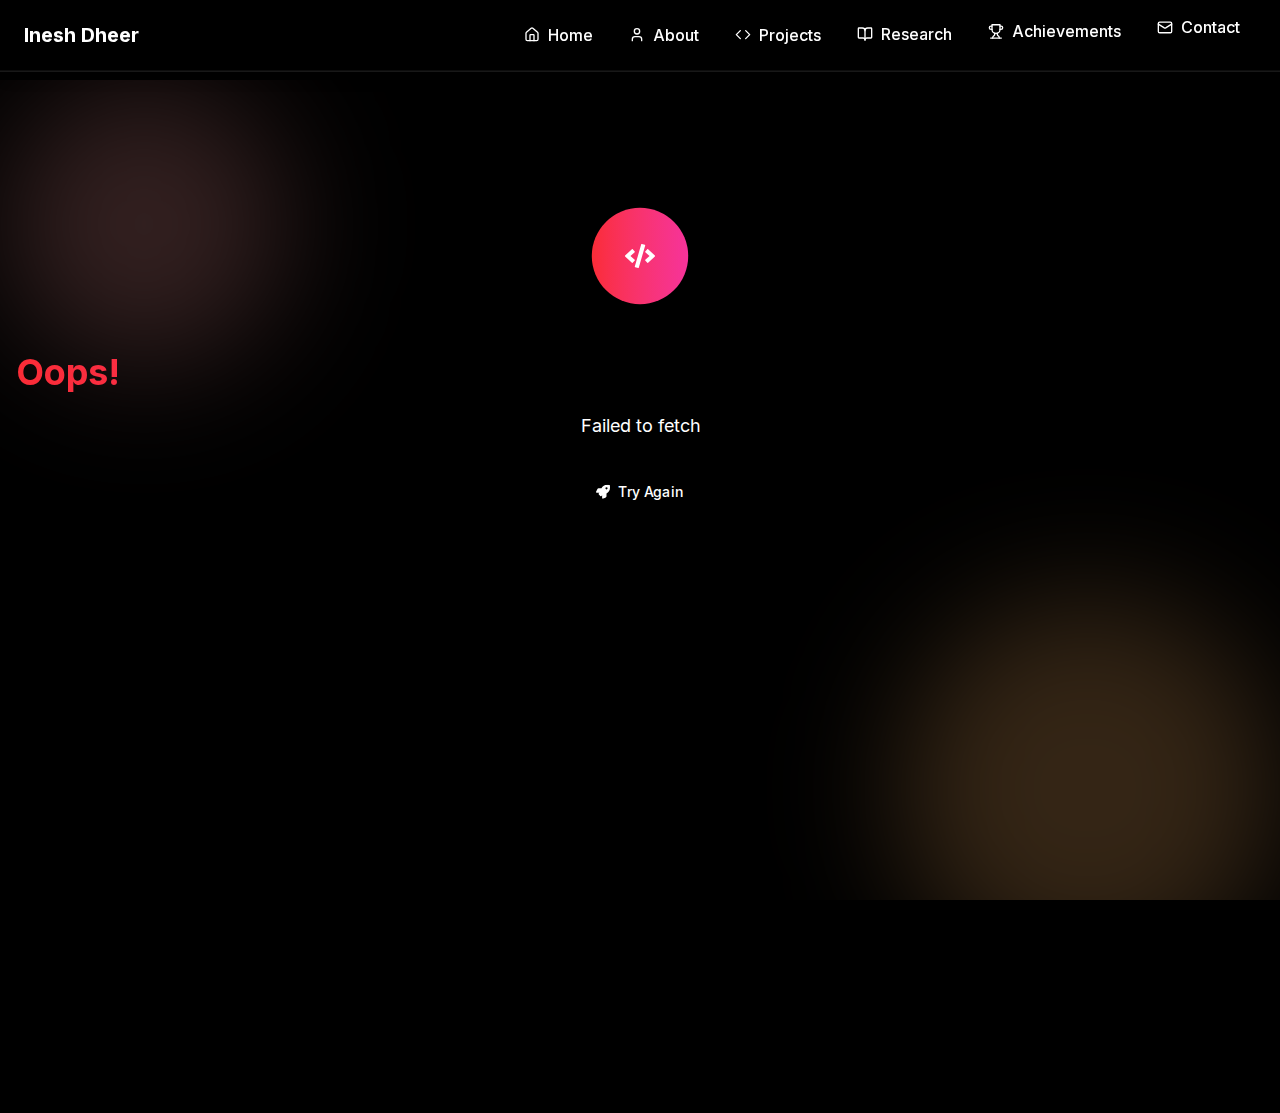
<file: projects.html>
<!DOCTYPE html><html lang="en"><head><meta charSet="utf-8"/><meta name="viewport" content="width=device-width, initial-scale=1"/><link rel="stylesheet" href="/_next/static/css/931b179cff3131dc.css" data-precedence="next"/><link rel="stylesheet" href="/_next/static/css/8330e55bf45df3d4.css" data-precedence="next"/><link rel="preload" as="script" fetchPriority="low" href="/_next/static/chunks/webpack-446db79cee647b6c.js"/><script src="/_next/static/chunks/4bd1b696-299743f5624cdabe.js" async=""></script><script src="/_next/static/chunks/684-7c3486a11e4142e4.js" async=""></script><script src="/_next/static/chunks/main-app-3e962d084b1832a2.js" async=""></script><script src="/_next/static/chunks/368-e39be60b008276a9.js" async=""></script><script src="/_next/static/chunks/app/layout-e94d5c844fc1737a.js" async=""></script><script src="/_next/static/chunks/8e1d74a4-cc96dfa60aca6070.js" async=""></script><script src="/_next/static/chunks/158-f1b0951479aa3869.js" async=""></script><script src="/_next/static/chunks/969-5e8df4160c8c4f75.js" async=""></script><script src="/_next/static/chunks/53-5e4955ecdf467b37.js" async=""></script><script src="/_next/static/chunks/app/projects/page-2c7680bf902e5fc0.js" async=""></script><script src="/_next/static/chunks/polyfills-42372ed130431b0a.js" noModule=""></script></head><body class="__className_e8ce0c transition-all duration-300 ease-in-out bg-background text-foreground"><script src="/_next/static/chunks/webpack-446db79cee647b6c.js" async=""></script><script>(self.__next_f=self.__next_f||[]).push([0])</script><script>self.__next_f.push([1,"1:\"$Sreact.fragment\"\n2:I[7740,[\"368\",\"static/chunks/368-e39be60b008276a9.js\",\"177\",\"static/chunks/app/layout-e94d5c844fc1737a.js\"],\"ThemeProvider\"]\n3:I[263,[\"368\",\"static/chunks/368-e39be60b008276a9.js\",\"177\",\"static/chunks/app/layout-e94d5c844fc1737a.js\"],\"RouteTransitionProvider\"]\n4:I[7555,[],\"\"]\n5:I[1295,[],\"\"]\n6:I[894,[],\"ClientPageRoot\"]\n7:I[9995,[\"711\",\"static/chunks/8e1d74a4-cc96dfa60aca6070.js\",\"368\",\"static/chunks/368-e39be60b008276a9.js\",\"158\",\"static/chunks/158-f1b0951479aa3869.js\",\"969\",\"static/chunks/969-5e8df4160c8c4f75.js\",\"53\",\"static/chunks/53-5e4955ecdf467b37.js\",\"893\",\"static/chunks/app/projects/page-2c7680bf902e5fc0.js\"],\"default\"]\na:I[9665,[],\"MetadataBoundary\"]\nc:I[9665,[],\"OutletBoundary\"]\nf:I[4911,[],\"AsyncMetadataOutlet\"]\n11:I[9665,[],\"ViewportBoundary\"]\n13:I[6614,[],\"\"]\n:HL[\"/_next/static/css/931b179cff3131dc.css\",\"style\"]\n:HL[\"/_next/static/css/8330e55bf45df3d4.css\",\"style\"]\n"])</script><script>self.__next_f.push([1,"0:{\"P\":null,\"b\":\"YYhR0rmFboJ1TEQ5kcdZK\",\"p\":\"\",\"c\":[\"\",\"projects\"],\"i\":false,\"f\":[[[\"\",{\"children\":[\"projects\",{\"children\":[\"__PAGE__\",{}]}]},\"$undefined\",\"$undefined\",true],[\"\",[\"$\",\"$1\",\"c\",{\"children\":[[[\"$\",\"link\",\"0\",{\"rel\":\"stylesheet\",\"href\":\"/_next/static/css/931b179cff3131dc.css\",\"precedence\":\"next\",\"crossOrigin\":\"$undefined\",\"nonce\":\"$undefined\"}],[\"$\",\"link\",\"1\",{\"rel\":\"stylesheet\",\"href\":\"/_next/static/css/8330e55bf45df3d4.css\",\"precedence\":\"next\",\"crossOrigin\":\"$undefined\",\"nonce\":\"$undefined\"}]],[\"$\",\"html\",null,{\"lang\":\"en\",\"suppressHydrationWarning\":true,\"children\":[\"$\",\"body\",null,{\"className\":\"__className_e8ce0c transition-all duration-300 ease-in-out bg-background text-foreground\",\"children\":[\"$\",\"$L2\",null,{\"children\":[\"$\",\"$L3\",null,{\"children\":[\"$\",\"$L4\",null,{\"parallelRouterKey\":\"children\",\"error\":\"$undefined\",\"errorStyles\":\"$undefined\",\"errorScripts\":\"$undefined\",\"template\":[\"$\",\"$L5\",null,{}],\"templateStyles\":\"$undefined\",\"templateScripts\":\"$undefined\",\"notFound\":[[[\"$\",\"title\",null,{\"children\":\"404: This page could not be found.\"}],[\"$\",\"div\",null,{\"style\":{\"fontFamily\":\"system-ui,\\\"Segoe UI\\\",Roboto,Helvetica,Arial,sans-serif,\\\"Apple Color Emoji\\\",\\\"Segoe UI Emoji\\\"\",\"height\":\"100vh\",\"textAlign\":\"center\",\"display\":\"flex\",\"flexDirection\":\"column\",\"alignItems\":\"center\",\"justifyContent\":\"center\"},\"children\":[\"$\",\"div\",null,{\"children\":[[\"$\",\"style\",null,{\"dangerouslySetInnerHTML\":{\"__html\":\"body{color:#000;background:#fff;margin:0}.next-error-h1{border-right:1px solid rgba(0,0,0,.3)}@media (prefers-color-scheme:dark){body{color:#fff;background:#000}.next-error-h1{border-right:1px solid rgba(255,255,255,.3)}}\"}}],[\"$\",\"h1\",null,{\"className\":\"next-error-h1\",\"style\":{\"display\":\"inline-block\",\"margin\":\"0 20px 0 0\",\"padding\":\"0 23px 0 0\",\"fontSize\":24,\"fontWeight\":500,\"verticalAlign\":\"top\",\"lineHeight\":\"49px\"},\"children\":404}],[\"$\",\"div\",null,{\"style\":{\"display\":\"inline-block\"},\"children\":[\"$\",\"h2\",null,{\"style\":{\"fontSize\":14,\"fontWeight\":400,\"lineHeight\":\"49px\",\"margin\":0},\"children\":\"This page could not be found.\"}]}]]}]}]],[]],\"forbidden\":\"$undefined\",\"unauthorized\":\"$undefined\"}]}]}]}]}]]}],{\"children\":[\"projects\",[\"$\",\"$1\",\"c\",{\"children\":[null,[\"$\",\"$L4\",null,{\"parallelRouterKey\":\"children\",\"error\":\"$undefined\",\"errorStyles\":\"$undefined\",\"errorScripts\":\"$undefined\",\"template\":[\"$\",\"$L5\",null,{}],\"templateStyles\":\"$undefined\",\"templateScripts\":\"$undefined\",\"notFound\":\"$undefined\",\"forbidden\":\"$undefined\",\"unauthorized\":\"$undefined\"}]]}],{\"children\":[\"__PAGE__\",[\"$\",\"$1\",\"c\",{\"children\":[[\"$\",\"$L6\",null,{\"Component\":\"$7\",\"searchParams\":{},\"params\":{},\"promises\":[\"$@8\",\"$@9\"]}],[\"$\",\"$La\",null,{\"children\":\"$Lb\"}],null,[\"$\",\"$Lc\",null,{\"children\":[\"$Ld\",\"$Le\",[\"$\",\"$Lf\",null,{\"promise\":\"$@10\"}]]}]]}],{},null,false]},null,false]},null,false],[\"$\",\"$1\",\"h\",{\"children\":[null,[\"$\",\"$1\",\"SULpDJ3UiG_Os1c3YbeLo\",{\"children\":[[\"$\",\"$L11\",null,{\"children\":\"$L12\"}],null]}],null]}],false]],\"m\":\"$undefined\",\"G\":[\"$13\",\"$undefined\"],\"s\":false,\"S\":true}\n"])</script><script>self.__next_f.push([1,"14:\"$Sreact.suspense\"\n15:I[4911,[],\"AsyncMetadata\"]\n8:{}\n9:{}\nb:[\"$\",\"$14\",null,{\"fallback\":null,\"children\":[\"$\",\"$L15\",null,{\"promise\":\"$@16\"}]}]\n"])</script><script>self.__next_f.push([1,"e:null\n"])</script><script>self.__next_f.push([1,"12:[[\"$\",\"meta\",\"0\",{\"charSet\":\"utf-8\"}],[\"$\",\"meta\",\"1\",{\"name\":\"viewport\",\"content\":\"width=device-width, initial-scale=1\"}]]\nd:null\n"])</script><script>self.__next_f.push([1,"16:{\"metadata\":[[\"$\",\"title\",\"0\",{\"children\":\"Inesh Dheer - Computer Science Research Student | IoT \u0026 Embedded Systems\"}],[\"$\",\"meta\",\"1\",{\"name\":\"description\",\"content\":\"B.Tech + M.S. CSE Research Student at IIIT Hyderabad specializing in IoT systems, embedded programming, and environmental monitoring. iREL (Information Retrieval and Extraction Lab) researcher from Chandigarh, India.\"}],[\"$\",\"link\",\"2\",{\"rel\":\"icon\",\"href\":\"/favicon.ico\",\"type\":\"image/x-icon\",\"sizes\":\"16x16\"}]],\"error\":null,\"digest\":\"$undefined\"}\n10:{\"metadata\":\"$16:metadata\",\"error\":null,\"digest\":\"$undefined\"}\n"])</script></body></html>
</file>
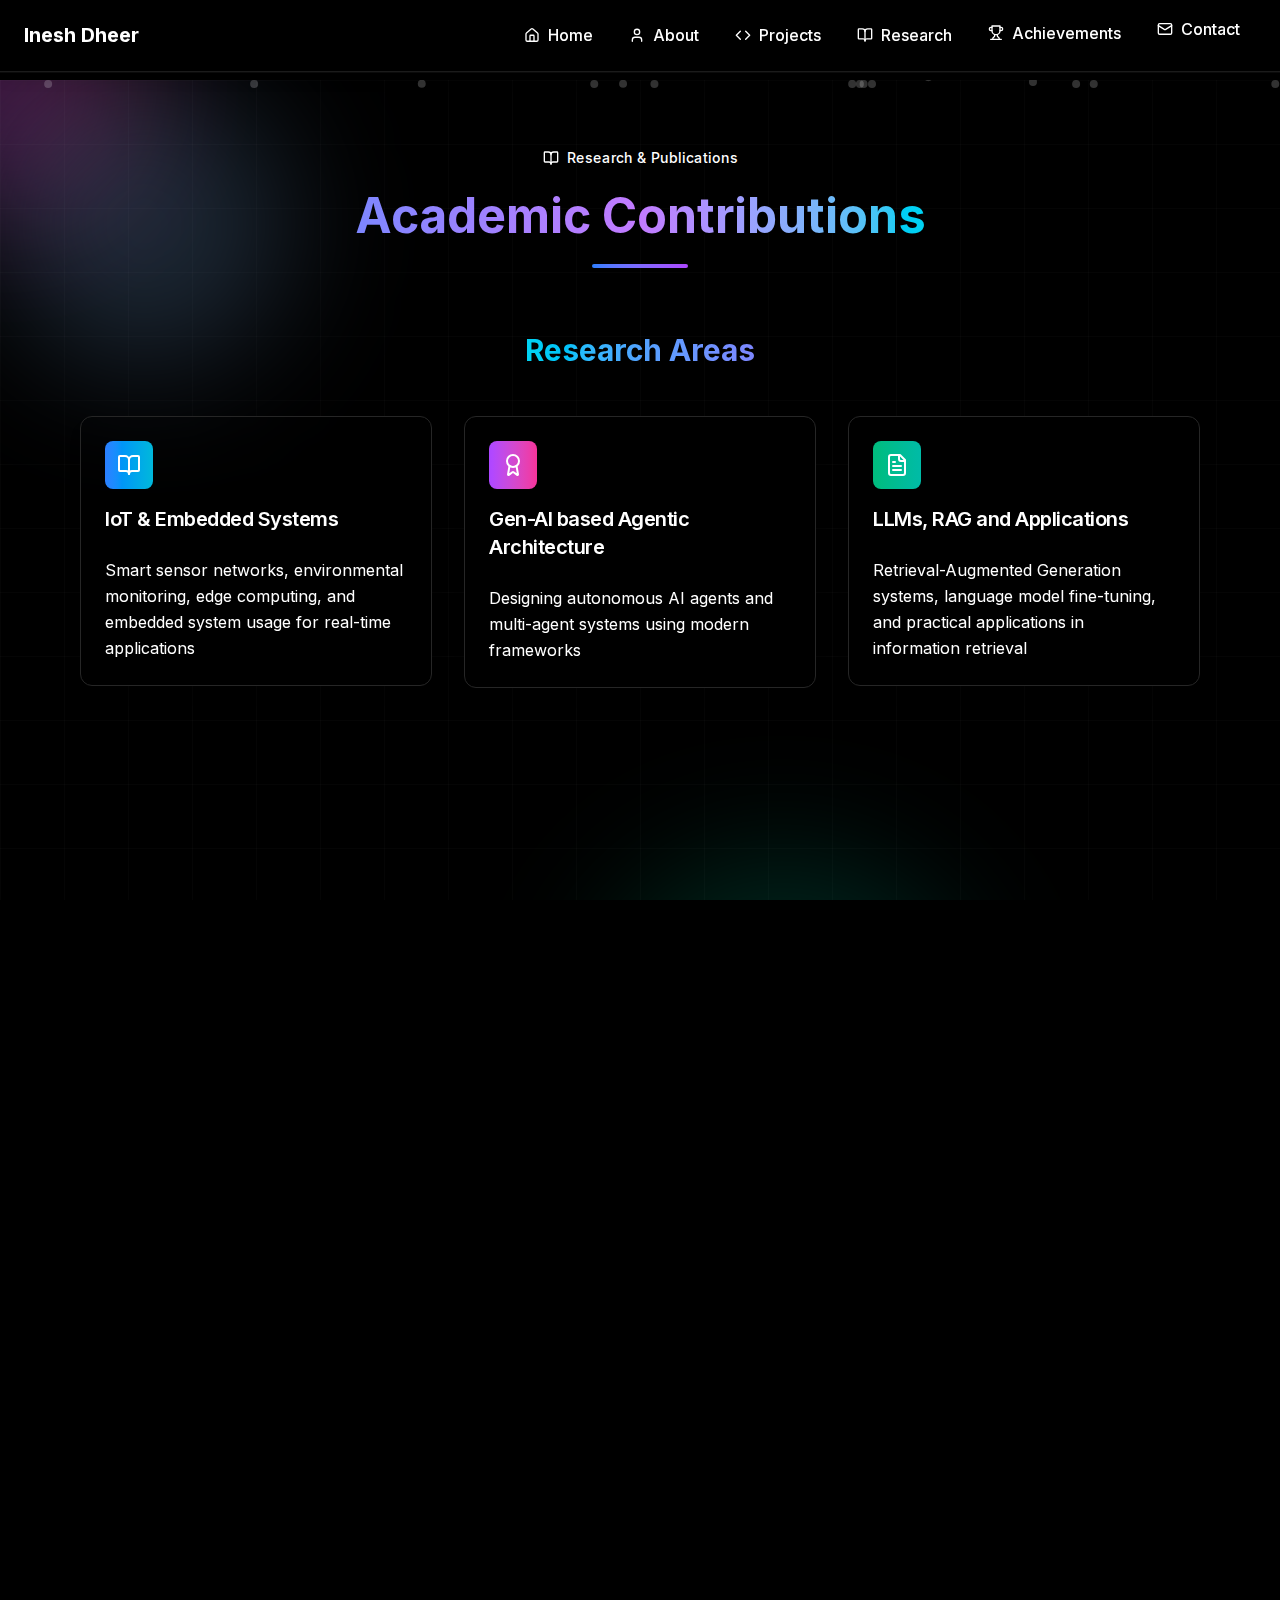
<file: research.html>
<!DOCTYPE html><html lang="en"><head><meta charSet="utf-8"/><meta name="viewport" content="width=device-width, initial-scale=1"/><link rel="stylesheet" href="/_next/static/css/931b179cff3131dc.css" data-precedence="next"/><link rel="stylesheet" href="/_next/static/css/8330e55bf45df3d4.css" data-precedence="next"/><link rel="preload" as="script" fetchPriority="low" href="/_next/static/chunks/webpack-446db79cee647b6c.js"/><script src="/_next/static/chunks/4bd1b696-299743f5624cdabe.js" async=""></script><script src="/_next/static/chunks/684-7c3486a11e4142e4.js" async=""></script><script src="/_next/static/chunks/main-app-3e962d084b1832a2.js" async=""></script><script src="/_next/static/chunks/368-e39be60b008276a9.js" async=""></script><script src="/_next/static/chunks/app/layout-e94d5c844fc1737a.js" async=""></script><script src="/_next/static/chunks/158-f1b0951479aa3869.js" async=""></script><script src="/_next/static/chunks/53-5e4955ecdf467b37.js" async=""></script><script src="/_next/static/chunks/app/research/page-76d6245f615c15f9.js" async=""></script><script src="/_next/static/chunks/polyfills-42372ed130431b0a.js" noModule=""></script></head><body class="__className_e8ce0c transition-all duration-300 ease-in-out bg-background text-foreground"><script src="/_next/static/chunks/webpack-446db79cee647b6c.js" async=""></script><script>(self.__next_f=self.__next_f||[]).push([0])</script><script>self.__next_f.push([1,"1:\"$Sreact.fragment\"\n2:I[7740,[\"368\",\"static/chunks/368-e39be60b008276a9.js\",\"177\",\"static/chunks/app/layout-e94d5c844fc1737a.js\"],\"ThemeProvider\"]\n3:I[263,[\"368\",\"static/chunks/368-e39be60b008276a9.js\",\"177\",\"static/chunks/app/layout-e94d5c844fc1737a.js\"],\"RouteTransitionProvider\"]\n4:I[7555,[],\"\"]\n5:I[1295,[],\"\"]\n6:I[894,[],\"ClientPageRoot\"]\n7:I[3096,[\"368\",\"static/chunks/368-e39be60b008276a9.js\",\"158\",\"static/chunks/158-f1b0951479aa3869.js\",\"53\",\"static/chunks/53-5e4955ecdf467b37.js\",\"322\",\"static/chunks/app/research/page-76d6245f615c15f9.js\"],\"default\"]\na:I[9665,[],\"MetadataBoundary\"]\nc:I[9665,[],\"OutletBoundary\"]\nf:I[4911,[],\"AsyncMetadataOutlet\"]\n11:I[9665,[],\"ViewportBoundary\"]\n13:I[6614,[],\"\"]\n:HL[\"/_next/static/css/931b179cff3131dc.css\",\"style\"]\n:HL[\"/_next/static/css/8330e55bf45df3d4.css\",\"style\"]\n"])</script><script>self.__next_f.push([1,"0:{\"P\":null,\"b\":\"YYhR0rmFboJ1TEQ5kcdZK\",\"p\":\"\",\"c\":[\"\",\"research\"],\"i\":false,\"f\":[[[\"\",{\"children\":[\"research\",{\"children\":[\"__PAGE__\",{}]}]},\"$undefined\",\"$undefined\",true],[\"\",[\"$\",\"$1\",\"c\",{\"children\":[[[\"$\",\"link\",\"0\",{\"rel\":\"stylesheet\",\"href\":\"/_next/static/css/931b179cff3131dc.css\",\"precedence\":\"next\",\"crossOrigin\":\"$undefined\",\"nonce\":\"$undefined\"}],[\"$\",\"link\",\"1\",{\"rel\":\"stylesheet\",\"href\":\"/_next/static/css/8330e55bf45df3d4.css\",\"precedence\":\"next\",\"crossOrigin\":\"$undefined\",\"nonce\":\"$undefined\"}]],[\"$\",\"html\",null,{\"lang\":\"en\",\"suppressHydrationWarning\":true,\"children\":[\"$\",\"body\",null,{\"className\":\"__className_e8ce0c transition-all duration-300 ease-in-out bg-background text-foreground\",\"children\":[\"$\",\"$L2\",null,{\"children\":[\"$\",\"$L3\",null,{\"children\":[\"$\",\"$L4\",null,{\"parallelRouterKey\":\"children\",\"error\":\"$undefined\",\"errorStyles\":\"$undefined\",\"errorScripts\":\"$undefined\",\"template\":[\"$\",\"$L5\",null,{}],\"templateStyles\":\"$undefined\",\"templateScripts\":\"$undefined\",\"notFound\":[[[\"$\",\"title\",null,{\"children\":\"404: This page could not be found.\"}],[\"$\",\"div\",null,{\"style\":{\"fontFamily\":\"system-ui,\\\"Segoe UI\\\",Roboto,Helvetica,Arial,sans-serif,\\\"Apple Color Emoji\\\",\\\"Segoe UI Emoji\\\"\",\"height\":\"100vh\",\"textAlign\":\"center\",\"display\":\"flex\",\"flexDirection\":\"column\",\"alignItems\":\"center\",\"justifyContent\":\"center\"},\"children\":[\"$\",\"div\",null,{\"children\":[[\"$\",\"style\",null,{\"dangerouslySetInnerHTML\":{\"__html\":\"body{color:#000;background:#fff;margin:0}.next-error-h1{border-right:1px solid rgba(0,0,0,.3)}@media (prefers-color-scheme:dark){body{color:#fff;background:#000}.next-error-h1{border-right:1px solid rgba(255,255,255,.3)}}\"}}],[\"$\",\"h1\",null,{\"className\":\"next-error-h1\",\"style\":{\"display\":\"inline-block\",\"margin\":\"0 20px 0 0\",\"padding\":\"0 23px 0 0\",\"fontSize\":24,\"fontWeight\":500,\"verticalAlign\":\"top\",\"lineHeight\":\"49px\"},\"children\":404}],[\"$\",\"div\",null,{\"style\":{\"display\":\"inline-block\"},\"children\":[\"$\",\"h2\",null,{\"style\":{\"fontSize\":14,\"fontWeight\":400,\"lineHeight\":\"49px\",\"margin\":0},\"children\":\"This page could not be found.\"}]}]]}]}]],[]],\"forbidden\":\"$undefined\",\"unauthorized\":\"$undefined\"}]}]}]}]}]]}],{\"children\":[\"research\",[\"$\",\"$1\",\"c\",{\"children\":[null,[\"$\",\"$L4\",null,{\"parallelRouterKey\":\"children\",\"error\":\"$undefined\",\"errorStyles\":\"$undefined\",\"errorScripts\":\"$undefined\",\"template\":[\"$\",\"$L5\",null,{}],\"templateStyles\":\"$undefined\",\"templateScripts\":\"$undefined\",\"notFound\":\"$undefined\",\"forbidden\":\"$undefined\",\"unauthorized\":\"$undefined\"}]]}],{\"children\":[\"__PAGE__\",[\"$\",\"$1\",\"c\",{\"children\":[[\"$\",\"$L6\",null,{\"Component\":\"$7\",\"searchParams\":{},\"params\":{},\"promises\":[\"$@8\",\"$@9\"]}],[\"$\",\"$La\",null,{\"children\":\"$Lb\"}],null,[\"$\",\"$Lc\",null,{\"children\":[\"$Ld\",\"$Le\",[\"$\",\"$Lf\",null,{\"promise\":\"$@10\"}]]}]]}],{},null,false]},null,false]},null,false],[\"$\",\"$1\",\"h\",{\"children\":[null,[\"$\",\"$1\",\"NBRKSTN5mGQo5jL1Cpw-F\",{\"children\":[[\"$\",\"$L11\",null,{\"children\":\"$L12\"}],null]}],null]}],false]],\"m\":\"$undefined\",\"G\":[\"$13\",\"$undefined\"],\"s\":false,\"S\":true}\n"])</script><script>self.__next_f.push([1,"14:\"$Sreact.suspense\"\n15:I[4911,[],\"AsyncMetadata\"]\n8:{}\n9:{}\nb:[\"$\",\"$14\",null,{\"fallback\":null,\"children\":[\"$\",\"$L15\",null,{\"promise\":\"$@16\"}]}]\n"])</script><script>self.__next_f.push([1,"e:null\n"])</script><script>self.__next_f.push([1,"12:[[\"$\",\"meta\",\"0\",{\"charSet\":\"utf-8\"}],[\"$\",\"meta\",\"1\",{\"name\":\"viewport\",\"content\":\"width=device-width, initial-scale=1\"}]]\nd:null\n"])</script><script>self.__next_f.push([1,"16:{\"metadata\":[[\"$\",\"title\",\"0\",{\"children\":\"Inesh Dheer - Computer Science Research Student | IoT \u0026 Embedded Systems\"}],[\"$\",\"meta\",\"1\",{\"name\":\"description\",\"content\":\"B.Tech + M.S. CSE Research Student at IIIT Hyderabad specializing in IoT systems, embedded programming, and environmental monitoring. iREL (Information Retrieval and Extraction Lab) researcher from Chandigarh, India.\"}],[\"$\",\"link\",\"2\",{\"rel\":\"icon\",\"href\":\"/favicon.ico\",\"type\":\"image/x-icon\",\"sizes\":\"16x16\"}]],\"error\":null,\"digest\":\"$undefined\"}\n10:{\"metadata\":\"$16:metadata\",\"error\":null,\"digest\":\"$undefined\"}\n"])</script></body></html>
</file>
<file: stylelight.css>
* {
    margin: 0;
    padding: 0;
    box-sizing: border-box;
}

body {
    font-family: sans-serif;
    background-color: #ffffff;
}

.nav {
    width: 100%;
    position: fixed;
    display: flex;
    justify-content: space-between;
    align-items: center;
    background-color: #ffffff;
    color: #000000;
    padding: 2vh;
    padding-left: 4vh;
    font-size: 1.2rem;
    font-family: sans-serif;
    text-transform: uppercase;
    letter-spacing: 2px;
    
}

.nav a {
    color: #000000;
    text-decoration: none;
    margin-right: 20px;
}

.nav a:hover {
    color: #ff9d00;
    transition: 0.2s;
}

.nav ul {
    display: flex;
    list-style: none;
    margin: 0;
    padding: 0;
}

.bgimage {
    background-image: url(BackgroundCrop1.jpg);
    background-repeat: no-repeat;
    background-size: cover;
    background-position: center;
    height: 100vh;
}

.intro {
    padding-left: 4vw;
    height: 80vh;
    padding-right: 4vw;
    padding-top: 17vh;
    padding-bottom: 1vh;
    color: #000000;
    font-family: sans-serif;
    text-transform: uppercase;
    letter-spacing: 2px;
}

.name {
    color: #000000;
    font-size: 5rem;
    font-family: sans-serif;
    letter-spacing: 2px;
    margin-bottom: 1vh;
}

.intro p {
    margin-top: 4vh;
    color: #000000;
    font-size: 1.5rem;
    font-family: sans-serif;
    letter-spacing: 2px;
}

.GetInTouch {
    border-radius: 40px;
    padding: 1vh;
    border-color: #000000;
    border-style: solid;
    display: flex;
    justify-content: center;
    align-items: center;
    height: 5vh;
    width: 15vw;
    color: #000000;
    background-color: #ffffff;
    font-size: 1rem;
    font-family: sans-serif;
    text-transform: uppercase;
    letter-spacing: 2px;
    margin-top: 3vh;
}

.GetInTouch:hover {
    background-color: #b0d9ff;
    color: #000000;
    transition: 0.2s;
}

.heading {
    color: #000000;
    font-size: 2rem;
    font-family: sans-serif;
    letter-spacing: 2px;
    margin-bottom: 6vh;
    margin-right: 2vw;
}

.AboutMe {
    padding-left: 4vw;
    padding-right: 4vw;
    margin-top: 4vh;
    color: #000000;
    font-family: sans-serif;
    text-transform: uppercase;
    letter-spacing: 2px;
    margin-bottom: 4vh;
}

.Education {
    padding-left: 4vw;
    padding-right: 4vw;
    margin-top: 4vh;
    color: #000000;
    font-family: sans-serif;
    text-transform: uppercase;
    letter-spacing: 2px;
    margin-bottom: 4vh;
}

.Achievements {
    padding-left: 4vw;
    padding-right: 4vw;
    margin-top: 4vh;
    color: #000000;
    font-family: sans-serif;
    text-transform: uppercase;
    letter-spacing: 2px;
    margin-bottom: 4vh;
}

.SocialMedia {
    padding-left: 4vw;
    padding-right: 4vw;
    margin-top: 4vh;
    color: #000000;
    font-family: sans-serif;
    text-transform: uppercase;
    letter-spacing: 2px;
    margin-bottom: 4vh;
}

.End {
    display: flex;
    justify-content: center;
    margin-top: 4vh;
    color: #000000;
    font-family: sans-serif;
    text-transform: uppercase;
    letter-spacing: 2px;
    margin-bottom: 4vh;
}

.Logo ul {
    display: flex;
    justify-content: center;
    list-style: none;
    gap: 4vw;
}

.snapchat {
    height: 50px;
    width: 90px;
}

.insta {
    height: 50px;
    width: 50px;
}

.linkedin {
    height: 50px;
    width: 50px;
}

.spotify {
    height: 50px;
    width: 50px;
}

.facebook {
    height: 50px;
    width: 50px;
}

.github {
    height: 50px;
    width: 80px;
}

.toggle-switch {
    position: relative;
    width: 100px;
    height: 50px;
    --light: #d8dbe0;
    --dark: #28292c;
    --link: rgb(27, 129, 112);
    --link-hover: rgb(24, 94, 82);
}

.switch-label {
    position: absolute;
    width: 100%;
    height: 50px;
    background-color: var(--dark);
    border-radius: 25px;
    cursor: pointer;
    border: 3px solid var(--dark);
}

.checkbox {
    position: absolute;
    display: none;
}

.slider {
    position: absolute;
    width: 100%;
    height: 100%;
    border-radius: 25px;
    -webkit-transition: 0.3s;
    transition: 0.3s;
}

.checkbox:checked ~ .slider {
    background-color: var(--light);
}

.slider::before {
    content: "";
    position: absolute;
    top: 10px;
    left: 10px;
    width: 25px;
    height: 25px;
    border-radius: 50%;
    -webkit-box-shadow: inset 12px -4px 0px 0px var(--light);
    box-shadow: inset 12px -4px 0px 0px var(--light);
    background-color: var(--dark);
    -webkit-transition: 0.3s;
    transition: 0.3s;
}

.checkbox:checked ~ .slider::before {
    -webkit-transform: translateX(50px);
    -ms-transform: translateX(50px);
    transform: translateX(50px);
    background-color: var(--dark);
    -webkit-box-shadow: none;
    box-shadow: none;
}

#buttonfix{
    position: fixed;
    bottom: 0;
    right: 0;
    margin: 20px;
    z-index: 1000;
    opacity: 0.8;
}

@keyframes flash {
    0% { background-color: inherit; }
    50% { background-color: #ffea9e; } 
    100% { background-color: inherit; }
}

.flash-background {
    animation: flash 1.5s ease-in-out;
}


@media only screen and (max-width: 1030px) {
    body {
        font-size: 14px; 
    }
 
    .nav {
        padding: 1rem;
        
    }

    .nav-links{
        padding-right: 2px;
        border: 2px solid rgb(154, 154, 154);
        border-top: 2px;
        border-right: 2px;
        border-bottom: 2px;
    }

    .nav-links li{
        padding-left: 10px;

    }

    .nav a {
        margin-right: 0;
        margin-bottom: 1rem;
    }

    .nav ul {
        display: flex;
        flex-direction: column;
    }

    .bgimage {
        height: 55vh; 
    }

    .intro {
        padding-top: 25vh; 
    }

    .profession{
        color: #ffffff;
    }

    .name {
        padding-top: 0.1rem;
        font-size: 3rem; 
        color: #ffffff;
    }

    .intro p {
        font-size: 1rem;
        color: #ffffff;
    }

    .GetInTouch {
        width: 175px; 
        margin-top: 1.5rem;  
    }
    #buttonfix{
        bottom: 40px;        
    }

    .Logo ul {
        flex-wrap: wrap;
        justify-content: center;
    }
    .snapchat,
    .insta,
    .linkedin,
    .spotify,
    .facebook,
    .github {
        height: 40px; 
        width: 40px; 
    }

    
}
</file>
<file: _next/static/css/931b179cff3131dc.css>
@font-face{font-family:Inter;font-style:normal;font-weight:100 900;font-display:swap;src:url(/_next/static/media/55c55f0601d81cf3-s.woff2) format("woff2");unicode-range:u+0460-052f,u+1c80-1c8a,u+20b4,u+2de0-2dff,u+a640-a69f,u+fe2e-fe2f}@font-face{font-family:Inter;font-style:normal;font-weight:100 900;font-display:swap;src:url(/_next/static/media/26a46d62cd723877-s.woff2) format("woff2");unicode-range:u+0301,u+0400-045f,u+0490-0491,u+04b0-04b1,u+2116}@font-face{font-family:Inter;font-style:normal;font-weight:100 900;font-display:swap;src:url(/_next/static/media/97e0cb1ae144a2a9-s.woff2) format("woff2");unicode-range:u+1f??}@font-face{font-family:Inter;font-style:normal;font-weight:100 900;font-display:swap;src:url(/_next/static/media/581909926a08bbc8-s.woff2) format("woff2");unicode-range:u+0370-0377,u+037a-037f,u+0384-038a,u+038c,u+038e-03a1,u+03a3-03ff}@font-face{font-family:Inter;font-style:normal;font-weight:100 900;font-display:swap;src:url(/_next/static/media/df0a9ae256c0569c-s.woff2) format("woff2");unicode-range:u+0102-0103,u+0110-0111,u+0128-0129,u+0168-0169,u+01a0-01a1,u+01af-01b0,u+0300-0301,u+0303-0304,u+0308-0309,u+0323,u+0329,u+1ea0-1ef9,u+20ab}@font-face{font-family:Inter;font-style:normal;font-weight:100 900;font-display:swap;src:url(/_next/static/media/8e9860b6e62d6359-s.woff2) format("woff2");unicode-range:u+0100-02ba,u+02bd-02c5,u+02c7-02cc,u+02ce-02d7,u+02dd-02ff,u+0304,u+0308,u+0329,u+1d00-1dbf,u+1e00-1e9f,u+1ef2-1eff,u+2020,u+20a0-20ab,u+20ad-20c0,u+2113,u+2c60-2c7f,u+a720-a7ff}@font-face{font-family:Inter;font-style:normal;font-weight:100 900;font-display:swap;src:url(/_next/static/media/e4af272ccee01ff0-s.p.woff2) format("woff2");unicode-range:u+00??,u+0131,u+0152-0153,u+02bb-02bc,u+02c6,u+02da,u+02dc,u+0304,u+0308,u+0329,u+2000-206f,u+20ac,u+2122,u+2191,u+2193,u+2212,u+2215,u+feff,u+fffd}@font-face{font-family:Inter Fallback;src:local("Arial");ascent-override:90.44%;descent-override:22.52%;line-gap-override:0.00%;size-adjust:107.12%}.__className_e8ce0c{font-family:Inter,Inter Fallback;font-style:normal}
</file>
<file: blog2.css>
/* Reset CSS */
body,
h1,
h2,
p {
    margin: 0;
    padding: 0;
}

/* Global Styles */
body {
    font-family: Arial, sans-serif;
    background-color: #f9f9f9;
    color: #333;
    line-height: 1.6;
}

.container {
    max-width: 800px;
    margin: 20px auto;
    padding: 20px;
    background-color: #fff;
    border-radius: 8px;
    box-shadow: 0 2px 10px rgba(0, 0, 0, 0.1);
}

h1,
h2 {
    margin-bottom: 20px;
}

p {
    margin-bottom: 10px;
}

/* Header Styles */
header {
    text-align: center;
    padding-bottom: 20px;
    border-bottom: 1px solid #ddd;
}

/* Like and Comment Section Styles */
.like-comment-section {
    display: flex;
    justify-content: space-between;
    align-items: center;
    margin-bottom: 20px;
}

.like-comment-section button {
    padding: 8px 16px;
    background-color: #4CAF50;
    color: #fff;
    border: none;
    border-radius: 4px;
    cursor: pointer;
}

/* Comments Section Styles */
.comments-section textarea {
    width: 100%;
    height: 100px;
    margin-bottom: 10px;
    padding: 8px;
    border-radius: 4px;
    border: 1px solid #ddd;
    resize: none;
}

.comments-section button {
    padding: 8px 16px;
    background-color: #4CAF50;
    color: #fff;
    border: none;
    border-radius: 4px;
    cursor: pointer;
}

.comments-section ul {
    list-style-type: none;
    padding: 0;
}

.comments-section li {
    margin-bottom: 10px;
    padding: 10px;
    background-color: #f2f2f2;
    border-radius: 4px;
}
</file>
